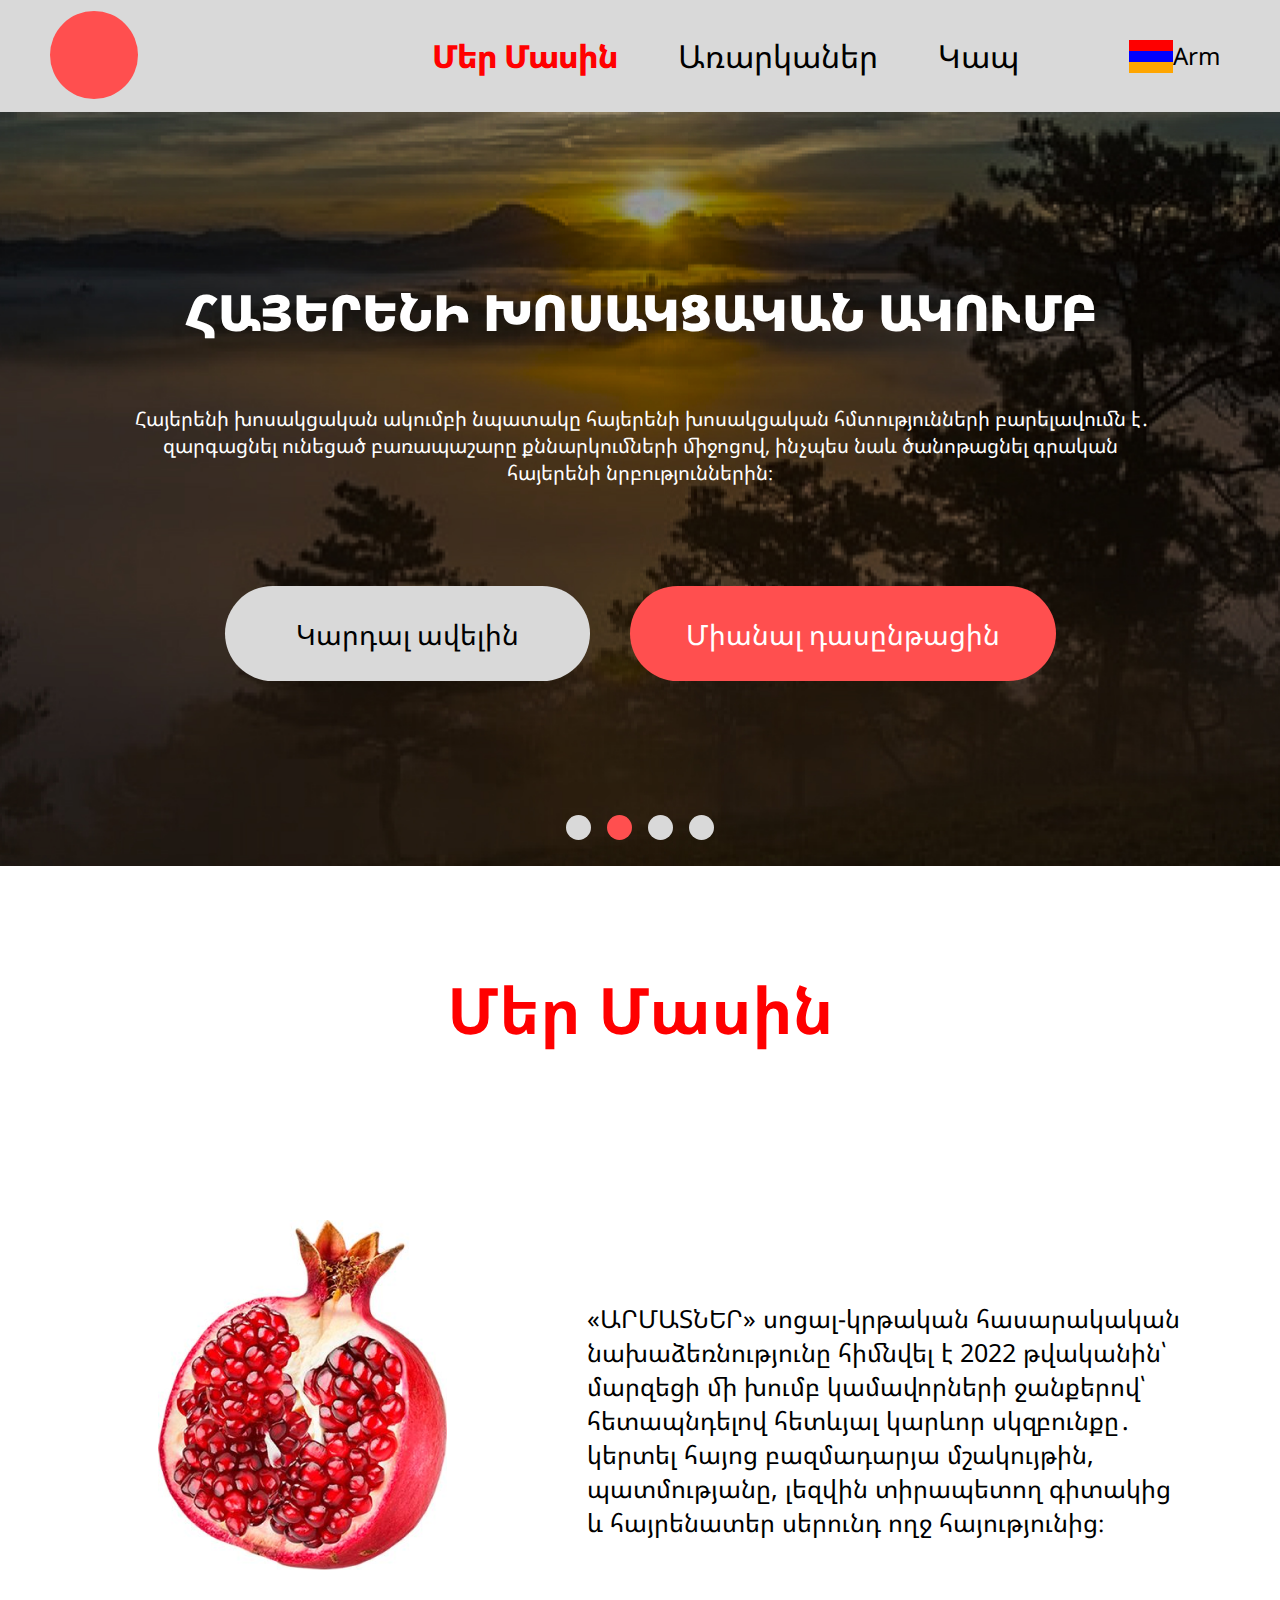
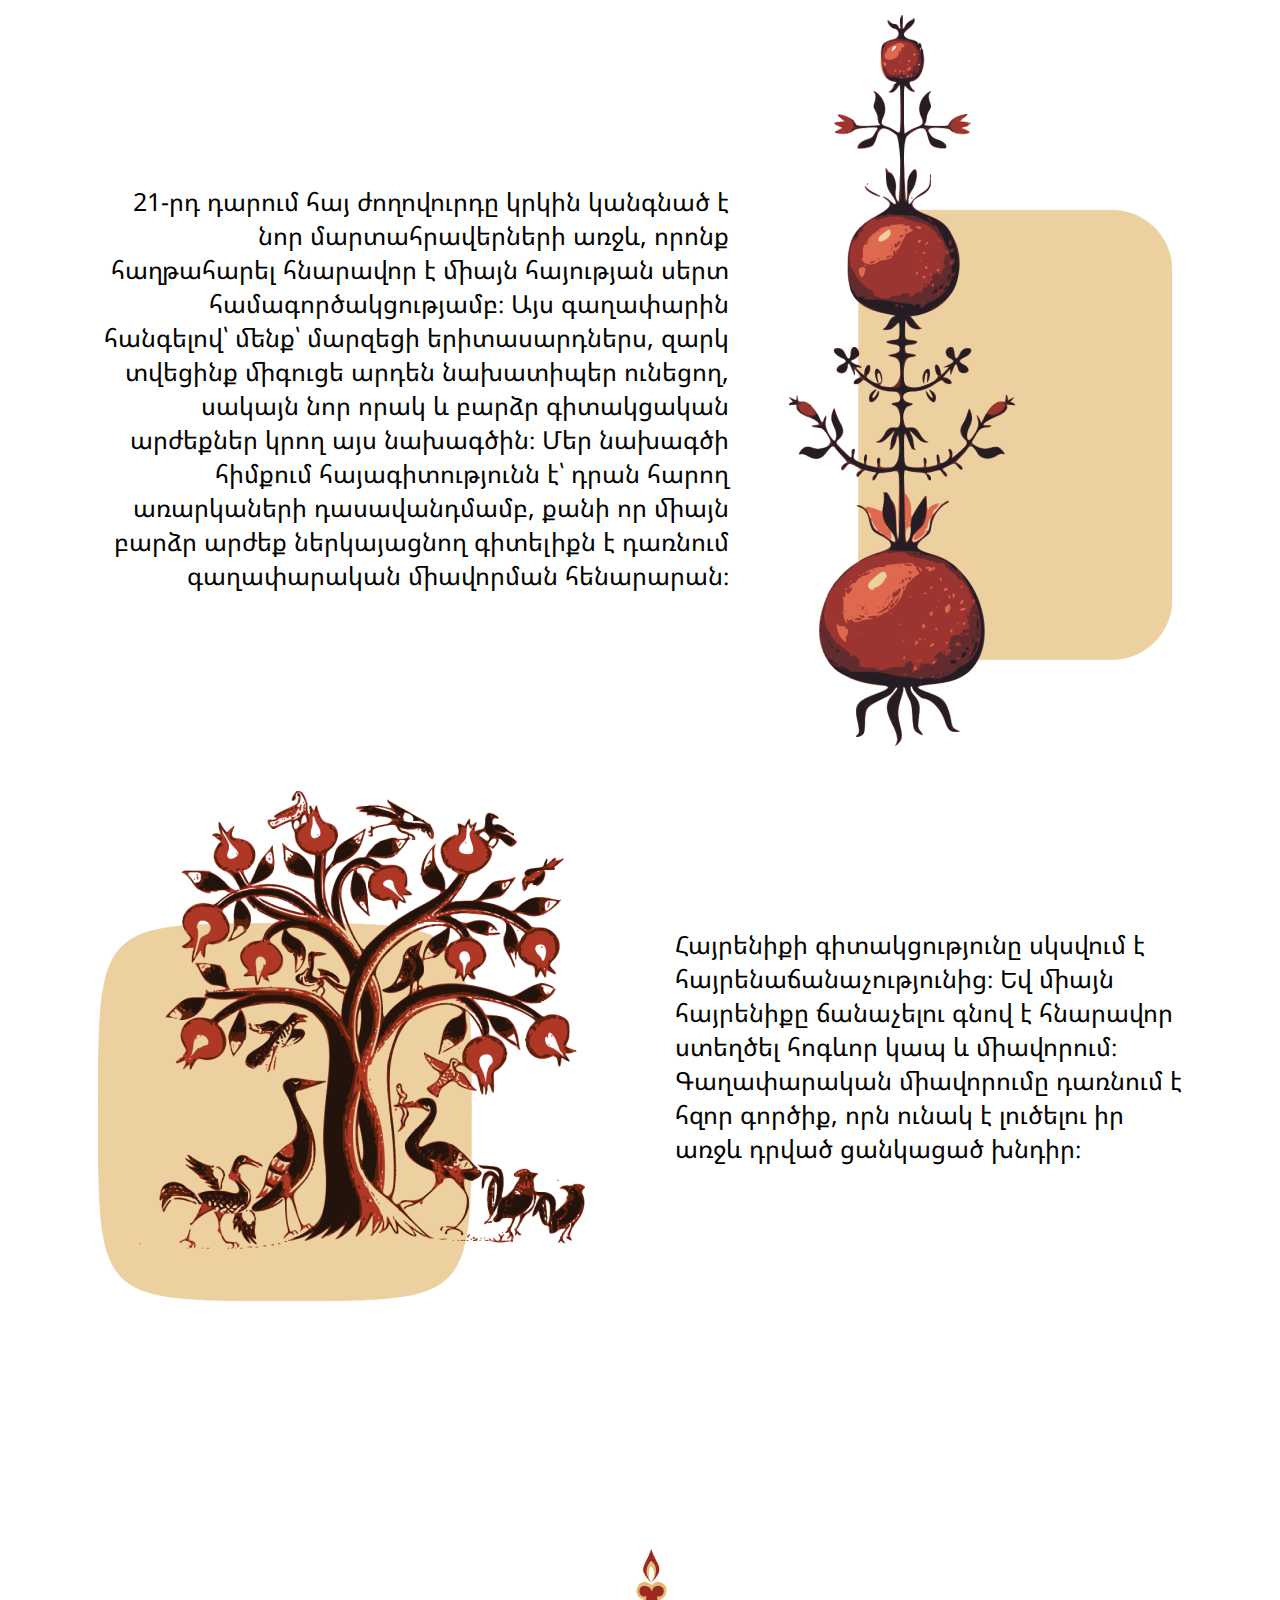
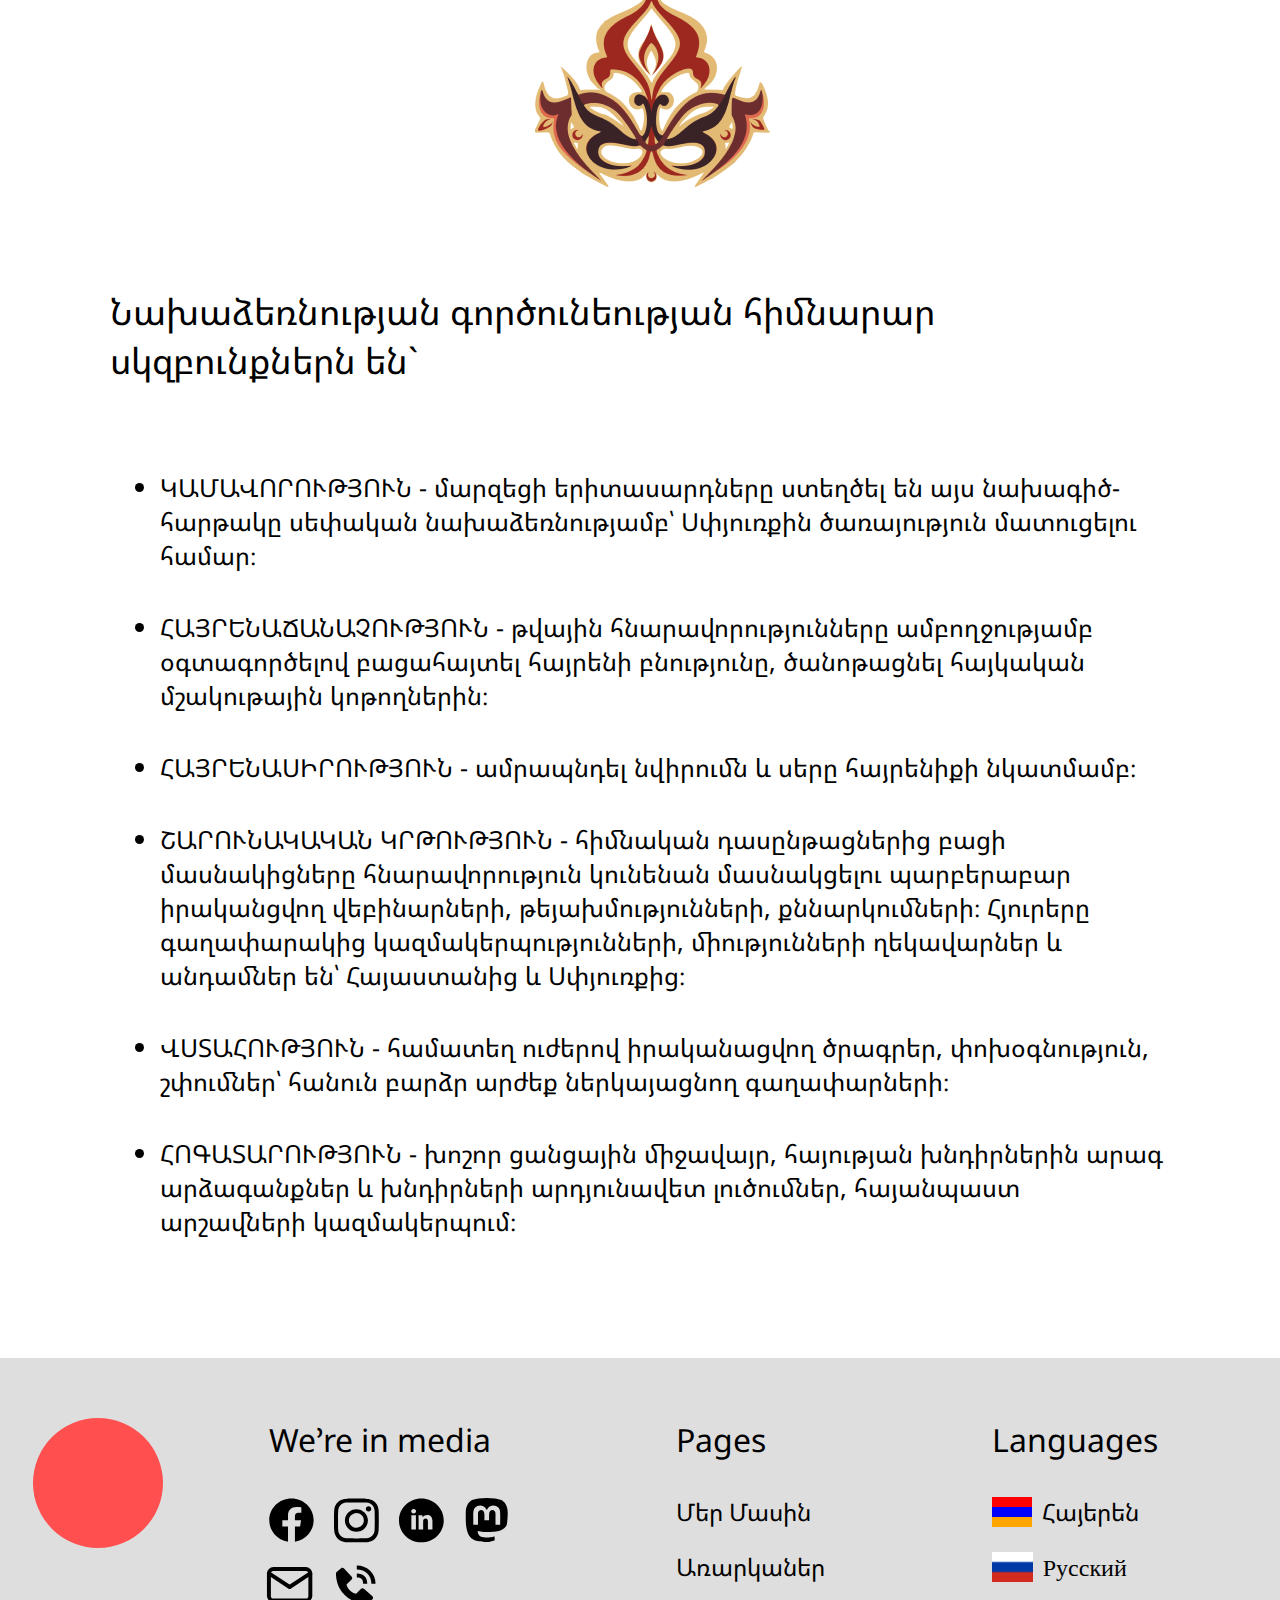
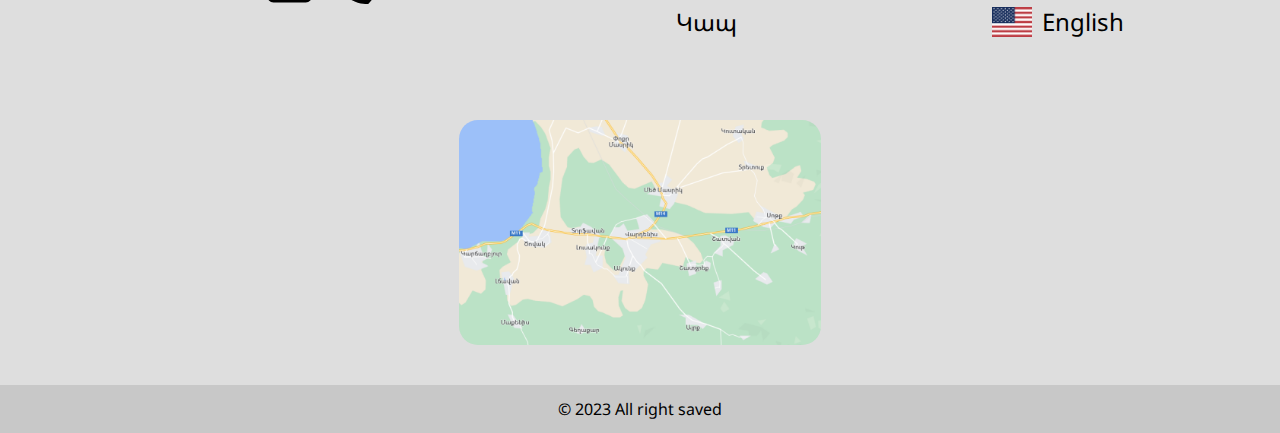
<file: index.html>
<!DOCTYPE html>
<html lang="en">
<head>
    <meta charset="UTF-8">
    <meta http-equiv="X-UA-Compatible" content="IE=edge">
    <meta name="viewport" content="width=device-width, initial-scale=1.0">
    <link rel="preconnect" href="https://fonts.googleapis.com">
    <link rel="preconnect" href="https://fonts.gstatic.com" crossorigin>
    <link href="https://fonts.googleapis.com/css2?family=Noto+Sans+Armenian:wght@400;500;600;700;800;900&display=swap" rel="stylesheet">
    <link rel="stylesheet" href="./assets/css/global.css">
    <link rel="icon" href="./assets/img/image5.png">
    <title>Արմատներ</title>
</head>
<body>
    <div class="hide">
        <svg  xmlns="http://www.w3.org/2000/svg">
            <symbol id="fb" viewBox="0 0 46 45" fill="none">
                <path d="M45.6551 22.2031C45.6551 9.93727 35.4904 0 22.9628 0C10.4267 0 0.270508 9.93727 0.270508 22.2031C0.270508 33.2824 8.56597 42.469 19.4171 44.1328V28.6226H13.6547V22.2045H19.4171V17.3101C19.4171 11.7468 22.7997 8.67447 27.9849 8.67447C30.4683 8.67447 33.068 9.10743 33.068 9.10743V14.5708H30.2017C27.3878 14.5708 26.5085 16.2846 26.5085 18.04V22.2031H32.8014L31.7901 28.6212H26.5085V44.1314C37.3512 42.4676 45.6551 33.2811 45.6551 22.2017V22.2031Z" fill="black"/>
            </symbol>
            <symbol id="inst" viewBox="0 0 45 44" fill="none">
                <path fill-rule="evenodd" clip-rule="evenodd" d="M13.1647 0.1315C15.554 0.0243473 16.3156 0 22.3995 0C28.4846 0 29.245 0.0255627 31.633 0.1315C34.0185 0.237437 35.6476 0.608803 37.0724 1.15062C38.5669 1.70115 39.9206 2.56372 41.0396 3.67834C42.1789 4.77304 43.0606 6.09772 43.623 7.56001C44.1767 8.95415 44.5551 10.548 44.6646 12.8809C44.7742 15.2187 44.799 15.9638 44.799 21.9166C44.799 27.8694 44.7729 28.6145 44.6646 30.9524C44.5563 33.2851 44.1767 34.8791 43.623 36.2732C43.0506 37.7137 42.284 38.9372 41.0396 40.1548C39.9208 41.2696 38.5669 42.1323 37.0724 42.6826C35.6476 43.2243 34.0185 43.5945 31.6344 43.7017C29.245 43.8089 28.4834 43.8332 22.3995 43.8332C16.3156 43.8332 15.554 43.8077 13.1647 43.7017C10.7804 43.5957 9.15144 43.2243 7.72659 42.6826C6.25443 42.1225 5.00381 41.3724 3.75939 40.1548C2.62001 39.0602 1.73836 37.7354 1.17597 36.2732C0.622218 34.8791 0.24391 33.2851 0.134397 30.9524C0.0248838 28.6145 0 27.8706 0 21.9166C0 15.9626 0.0261259 15.2187 0.134397 12.8821C0.242668 10.548 0.622218 8.95415 1.17597 7.56001C1.73863 6.09782 2.62021 4.7732 3.75939 3.67834C4.87818 2.56353 6.23205 1.70089 7.72659 1.15062C9.15144 0.608803 10.7804 0.238652 13.1647 0.1315ZM31.4514 4.07649C29.0894 3.97177 28.3802 3.94863 22.3995 3.94863C16.4188 3.94863 15.7095 3.97177 13.3476 4.07649C11.1637 4.1739 9.97774 4.53064 9.18877 4.8314C8.14346 5.22833 7.39681 5.70318 6.61282 6.47026C5.8301 7.23734 5.34352 7.9679 4.93785 8.99067C4.63047 9.76263 4.26586 10.923 4.16631 13.0599C4.05928 15.3709 4.03564 16.0649 4.03564 21.9166C4.03564 27.7683 4.05928 28.4623 4.16631 30.7733C4.26586 32.9102 4.63047 34.0706 4.93785 34.8426C5.29669 35.7946 5.86906 36.6557 6.61282 37.363C7.33551 38.0907 8.21575 38.6507 9.18877 39.0018C9.97774 39.3027 11.1637 39.6593 13.3476 39.7567C15.7095 39.8615 16.4176 39.8846 22.3995 39.8846C28.3814 39.8846 29.0894 39.8615 31.4514 39.7567C33.6353 39.6593 34.8213 39.3027 35.6103 39.0018C36.6556 38.6049 37.4023 38.1301 38.1863 37.363C38.9299 36.6559 39.5023 35.7946 39.8611 34.8426C40.1686 34.0706 40.5331 32.9102 40.6327 30.7733C40.7398 28.4623 40.7634 27.7683 40.7634 21.9166C40.7634 16.0649 40.7398 15.3709 40.6327 13.0599C40.5331 10.923 40.1686 9.76263 39.8611 8.99067C39.4555 7.9679 38.9703 7.23734 38.1863 6.47026C37.4023 5.70441 36.6556 5.22833 35.6103 4.8314C34.8213 4.53064 33.6353 4.1739 31.4514 4.07649ZM19.5395 28.6727C20.4463 29.0403 21.418 29.2294 22.3995 29.2294C24.3819 29.2294 26.2828 28.4589 27.6844 27.0875C29.0862 25.7161 29.8736 23.856 29.8736 21.9166C29.8736 19.9772 29.0862 18.1171 27.6844 16.7456C26.2828 15.3742 24.3819 14.6038 22.3995 14.6038C21.418 14.6038 20.4463 14.7929 19.5395 15.1604C18.6325 15.5279 17.8087 16.0666 17.1147 16.7456C16.4207 17.4247 15.8701 18.2308 15.4945 19.1181C15.1189 20.0053 14.9256 20.9563 14.9256 21.9166C14.9256 22.877 15.1189 23.8279 15.4945 24.7152C15.8701 25.6024 16.4207 26.4085 17.1147 27.0875C17.8087 27.7665 18.6325 28.3053 19.5395 28.6727ZM14.2584 13.9509C16.4176 11.8383 19.346 10.6515 22.3995 10.6515C25.4532 10.6515 28.3816 11.8383 30.5407 13.9509C32.6998 16.0636 33.9129 18.929 33.9129 21.9166C33.9129 24.9042 32.6998 27.7695 30.5407 29.8823C28.3816 31.9949 25.4532 33.1817 22.3995 33.1817C19.346 33.1817 16.4176 31.9949 14.2584 29.8823C12.0992 27.7695 10.8862 24.9042 10.8862 21.9166C10.8862 18.929 12.0992 16.0636 14.2584 13.9509ZM36.4658 12.3298C36.9761 11.8304 37.2628 11.1531 37.2628 10.4469C37.2628 9.74066 36.9761 9.06335 36.4658 8.56397C35.9553 8.06459 35.2631 7.78404 34.5413 7.78404C33.8196 7.78404 33.1272 8.06459 32.6169 8.56397C32.1064 9.06335 31.8197 9.74066 31.8197 10.4469C31.8197 11.1531 32.1064 11.8304 32.6169 12.3298C33.1272 12.8292 33.8196 13.1098 34.5413 13.1098C35.2631 13.1098 35.9553 12.8292 36.4658 12.3298Z" fill="black"/>
            </symbol>
            <symbol id="li" viewBox="0 0 45 44" fill="none">
                <path d="M22.3761 0C10.018 0 0 9.80199 0 21.8937C0 33.9854 10.018 43.7874 22.3761 43.7874C34.7342 43.7874 44.7522 33.9854 44.7522 21.8937C44.7522 9.80199 34.7342 0 22.3761 0ZM16.8986 30.9682H12.3674V16.7008H16.8986V30.9682ZM14.6051 14.9493C13.1739 14.9493 12.2486 13.9572 12.2486 12.7303C12.2486 11.4782 13.2019 10.5158 14.6633 10.5158C16.1248 10.5158 17.0198 11.4782 17.0478 12.7303C17.0478 13.9572 16.1248 14.9493 14.6051 14.9493ZM33.4476 30.9682H28.9164V23.0614C28.9164 21.2209 28.2591 19.9712 26.6206 19.9712C25.3689 19.9712 24.6254 20.8173 24.2967 21.6314C24.1755 21.9211 24.1452 22.3316 24.1452 22.7398V30.9659H19.6117V21.2506C19.6117 19.4694 19.5534 17.9802 19.4928 16.6985H23.4296L23.6371 18.6803H23.728C24.3247 17.7499 25.7861 16.3769 28.2312 16.3769C31.2123 16.3769 33.4476 18.3314 33.4476 22.5323V30.9682Z" fill="black"/>
            </symbol>
            <symbol id="m" viewBox="0 0 43 45" fill="none">
                <path d="M42.7303 14.456C42.7303 4.90467 36.3319 2.10412 36.3319 2.10412C30.053 -0.716092 13.3776 -0.686613 7.15895 2.10412C7.15895 2.10412 0.759538 4.90467 0.759538 14.456C0.759538 25.8253 0.0966983 39.946 11.368 42.8645C15.4364 43.9159 18.9324 44.1419 21.7454 43.9847C26.8483 43.7096 29.7116 42.2061 29.7116 42.2061L29.5408 38.5801C29.5408 38.5801 25.8942 39.7003 21.7957 39.5726C17.7373 39.435 13.4599 39.1402 12.7941 34.2663C12.7324 33.8135 12.7022 33.3572 12.7037 32.9004C21.3035 34.9541 28.637 33.7946 30.6556 33.5588C36.2918 32.9004 41.2008 29.5004 41.8265 26.3952C42.8107 21.5016 42.7303 14.456 42.7303 14.456ZM35.186 26.7588H30.503V15.537C30.503 10.6532 24.0754 10.4665 24.0754 16.215V22.3566H19.4225V16.214C19.4225 10.4655 12.995 10.6522 12.995 15.536V26.7578H8.30185C8.30185 14.7597 7.77961 12.2244 10.1508 9.56145C12.7519 6.72159 18.1671 6.53489 20.5784 10.1609L21.7434 12.077L22.9084 10.1609C25.3298 6.51524 30.754 6.74125 33.3361 9.56145C35.7173 12.2441 35.184 14.7695 35.184 26.7578L35.186 26.7588Z" fill="black"/>
            </symbol>
            <symbol id="mail" viewBox="0 0 57 56" fill="none">
                <path d="M44.5215 12.1914H11.7162C9.12798 12.1914 7.02979 14.2444 7.02979 16.7768V39.704C7.02979 42.2364 9.12798 44.2894 11.7162 44.2894H44.5215C47.1097 44.2894 49.2079 42.2364 49.2079 39.704V16.7768C49.2079 14.2444 47.1097 12.1914 44.5215 12.1914Z" stroke="black" stroke-width="4" stroke-linecap="round" stroke-linejoin="round"/>
                <path d="M7.02979 16.7769L28.1189 30.5331L49.2079 16.7769" stroke="black" stroke-width="4" stroke-linecap="round" stroke-linejoin="round"/>
            </symbol>
            <symbol id="phone" viewBox="0 0 37 37" fill="none">
                <path d="M32.7482 17.7841H36.6009C36.6009 8.11505 29.1402 0.822754 19.2446 0.822754V4.59235C27.0694 4.59235 32.7482 10.1393 32.7482 17.7841Z" fill="black"/>
                <path d="M19.2638 12.1316C23.3149 12.1316 25.0428 13.8223 25.0428 17.786H28.8955C28.8955 11.7075 25.4762 8.36201 19.2638 8.36201V12.1316ZM25.8557 22.3906C25.0871 21.7064 23.9005 21.7422 23.1762 22.4716L18.5665 27.1101C17.4569 26.9028 15.2262 26.2224 12.9301 23.9813C10.6339 21.7328 9.93848 19.5445 9.73236 18.4664L14.4692 13.9542C15.2166 13.2455 15.2513 12.0864 14.552 11.3325L7.43425 3.67451C6.73499 2.91871 5.54644 2.84709 4.75472 3.51054L0.57459 7.01815C0.241335 7.3461 0.0429224 7.77961 0.0159538 8.24138C-0.0129412 8.71258 -0.563871 19.8744 8.28183 28.5331C15.9987 36.0818 25.665 36.634 28.3272 36.634C28.7163 36.634 28.9552 36.6227 29.0188 36.6189C29.4907 36.5925 29.9338 36.3984 30.267 36.0705L33.85 31.9786C34.53 31.2039 34.4529 30.0429 33.6843 29.3568L25.8557 22.3906Z" fill="black"/>
            </symbol>
            <symbol id="arrow" viewBox="0 0 75 44" fill="none">
                <path d="M68 37L37.5 6.50004L7.00008 37" stroke="white" stroke-width="12.2866" stroke-linecap="round" stroke-linejoin="round"/>
            </symbol>
        </svg>
    </div>
    <header class="header">
        <div class="blok">
            <div class="logo logo__header"></div>
            <div class="burgerIcon">
                <span class="burgerIcon__line"></span>
                <span class="burgerIcon__line"></span>
                <span class="burgerIcon__line"></span>
            </div>
        </div>
        <nav class="menu-items">
            <a class="menu-item active menu-item-mob" href="./index.html">Մեր Մասին</a>
            <a class="menu-item menu-item-mob" href="./lessons.html">Առարկաներ</a>
            <a class="menu-item menu-item-mob" href="./contact.html">Կապ</a>
            <div class="menu-item languages"> 
                <div class="languageflag flex langchoosed"><img src="./assets/img/ARM.jpg" alt=""><p>Arm</p></div>
                <div class="language">
                    <div class="languageflag flex "><img src="./assets/img/ARM.jpg" alt=""><p>Arm</p></div>
                    <div class="languageflag flex "><img src="./assets/img/RU.jpg" alt=""><p>Ru</p></div>
                    <div class="languageflag flex "><img src="./assets/img/US.jpg" alt=""><p>En</p></div>
                </div>
            </div>
        </nav>
    </header>
    <main>
        <div class="backgroundImage">
             <div class="slideText">
                <h1 class=" lng-slideText1">ՀԱՅԵՐԵՆԻ ԽՈՍԱԿՑԱԿԱՆ ԱԿՈՒՄԲ</h1>
                <p class=" lng-slideText2">
                     Հայերենի  խոսակցական ակումբի նպատակը հայերենի խոսակցական հմտությունների բարելավումն է․ 
                    զարգացնել ունեցած բառապաշարը քննարկումների միջոցով, ինչպես նաև ծանոթացնել 
                    գրական հայերենի նրբություններին։
                </p>
                <div class="readMore-join">
                    <label class="readMore" for="readMore"><a class="lng-slideText3" href="#" name="readMore">Կարդալ ավելին</a></label>
                    <label class="join" for="join"><a class="lng-slideText4" href="#" name="join">Միանալ դասընթացին</a></label>
                </div>
                <div class="switchButtons">
                    <div class="switchButton"></div>
                    <div class="switchButton active"></div>
                    <div class="switchButton"></div>
                    <div class="switchButton"></div>
                </div>
             </div>
        </div>
        <div class="content-main">
            <h1 class="aboutUs">Մեր Մասին</h1>
            <div class="content-row content-row-1">
                <img src="./assets/img/image2.png" alt="nkar">
                <p>«ԱՐՄԱՏՆԵՐ» սոցալ-կրթական հասարակական նախաձեռնությունը հիմնվել է 2022 թվականին՝ 
                    մարզեցի մի խումբ կամավորների ջանքերով՝ հետապնդելով հետևյալ կարևոր սկզբունքը․ կերտել հայոց բազմադարյա մշակույթին, պատմությանը, լեզվին տիրապետող գիտակից և հայրենատեր սերունդ ողջ հայությունից։
                </p>
            </div>
            <div class="content-row content-row-2">
                <p>
                    21-րդ դարում հայ ժողովուրդը կրկին կանգնած է նոր մարտահրավերների առջև, որոնք հաղթահարել հնարավոր է միայն հայության սերտ համագործակցությամբ։ Այս գաղափարին հանգելով՝ մենք՝ մարզեցի երիտասարդներս, զարկ տվեցինք միգուցե արդեն նախատիպեր ունեցող, սակայն նոր որակ և բարձր գիտակցական արժեքներ կրող այս նախագծին։ Մեր նախագծի հիմքում հայագիտությունն է՝ դրան հարող առարկաների դասավանդմամբ, քանի որ միայն բարձր արժեք ներկայացնող գիտելիքն է դառնում գաղափարական միավորման հենարարան։
                </p>
                <img src="./assets/img/image3.png" alt="nkar">
            </div>
            <div class="content-row content-row-3">
                <img src="./assets/img/image4.png" alt="nkar">
                <p>
                    Հայրենիքի գիտակցությունը սկսվում է հայրենաճանաչությունից։ Եվ միայն հայրենիքը ճանաչելու գնով է հնարավոր ստեղծել հոգևոր կապ և միավորում։ Գաղափարական միավորումը դառնում է հզոր գործիք, որն ունակ է լուծելու իր առջև դրված ցանկացած խնդիր։
                </p>
            </div>
            <div class="content-row content-row-4">
                <img src="./assets/img/image5.png" alt="nkar">
            </div>
            <div class="principles">
                <h2 class="principles-title">Նախաձեռնության գործունեության հիմնարար  սկզբունքներն են`</h2>
                <ul class="principles-list">
                    <li>ԿԱՄԱՎՈՐՈՒԹՅՈՒՆ - մարզեցի երիտասարդները ստեղծել են այս նախագիծ-հարթակը սեփական նախաձեռնությամբ՝ Սփյուռքին ծառայություն մատուցելու համար։</li>
                    <li>ՀԱՅՐԵՆԱՃԱՆԱՉՈՒԹՅՈՒՆ - թվային հնարավորությունները ամբողջությամբ օգտագործելով բացահայտել հայրենի բնությունը, ծանոթացնել հայկական մշակութային կոթողներին։</li>
                    <li>ՀԱՅՐԵՆԱՍԻՐՈՒԹՅՈՒՆ - ամրապնդել նվիրումն և սերը հայրենիքի նկատմամբ։</li>
                    <li>ՇԱՐՈՒՆԱԿԱԿԱՆ ԿՐԹՈՒԹՅՈՒՆ - հիմնական դասընթացներից բացի մասնակիցները հնարավորություն կունենան մասնակցելու պարբերաբար իրականցվող վեբինարների, թեյախմությունների, քննարկումների։ Հյուրերը գաղափարակից կազմակերպությունների, միությունների ղեկավարներ և անդամներ են՝ Հայաստանից և Սփյուռքից։</li>
                    <li>ՎՍՏԱՀՈՒԹՅՈՒՆ - համատեղ ուժերով իրականացվող ծրագրեր, փոխօգնություն, շփումներ՝ հանուն բարձր արժեք ներկայացնող գաղափարների։</li>
                    <li>ՀՈԳԱՏԱՐՈՒԹՅՈՒՆ - խոշոր ցանցային միջավայր, հայության խնդիրներին արագ արձագանքներ և խնդիրների արդյունավետ լուծումներ, հայանպաստ արշավների կազմակերպում։</li>
                </ul>
            </div>
        </div>
    </main>
    <footer class="footer__container container">
        <div class="footer__content">
            <div class="row1">
                <div class="logo logo-footer"></div>
                <div class="media">
                    <h3>We’re in media</h3>
                    <div class="mediaIcons">
                        <a href=""><svg><use href="#fb"></use></svg></a>
                        <a href=""><svg><use href="#inst"></use></svg></a>
                        <a href=""><svg><use href="#li"></use></svg></a>
                        <a href=""><svg><use href="#m"></use></svg></a>
                        <a href=""><svg class="mail"><use href="#mail"></use></svg></a>
                        <a href=""><svg class="phone"><use href="#phone"></use></svg></a>
                    </div>
                </div>                
            </div>
            <div class="row2">
                <div class="pages">
                    <h3>Pages</h3>
                    <p><a href="./index.html">Մեր Մասին</a></p>
                    <p><a href="./lessons.html">Առարկաներ</a></p>
                    <p><a href="./contact.html">Կապ</a></p>
                </div>
                <div class="pages"> 
                    <h3>Languages</h3>
                    <div class="flag"> <img src="./assets/img/ARM.jpg" alt=""> <p>Հայերեն</p></div>
                    <div class="flag"> <img src="./assets/img/RU.jpg" alt=""> <p>Русский&nbsp;&nbsp;</p></div>
                    <div class="flag"> <img src="./assets/img/US.jpg" alt=""> <p>English&nbsp;&nbsp;</p></div>
                </div>                
            </div>

            <div class="map row3">
                <img src="./assets/img/map2.jpg" alt="">
            </div>
            <a href="#" class="to-top">
                <svg class="svgFream"><use href="#arrow"></use></svg>                    
             </a>
        </div>
        <p class="right">© 2023 All right saved</p>
    </footer>
    <script src="./assets/index.js"></script>
</body>
</html>
</file>
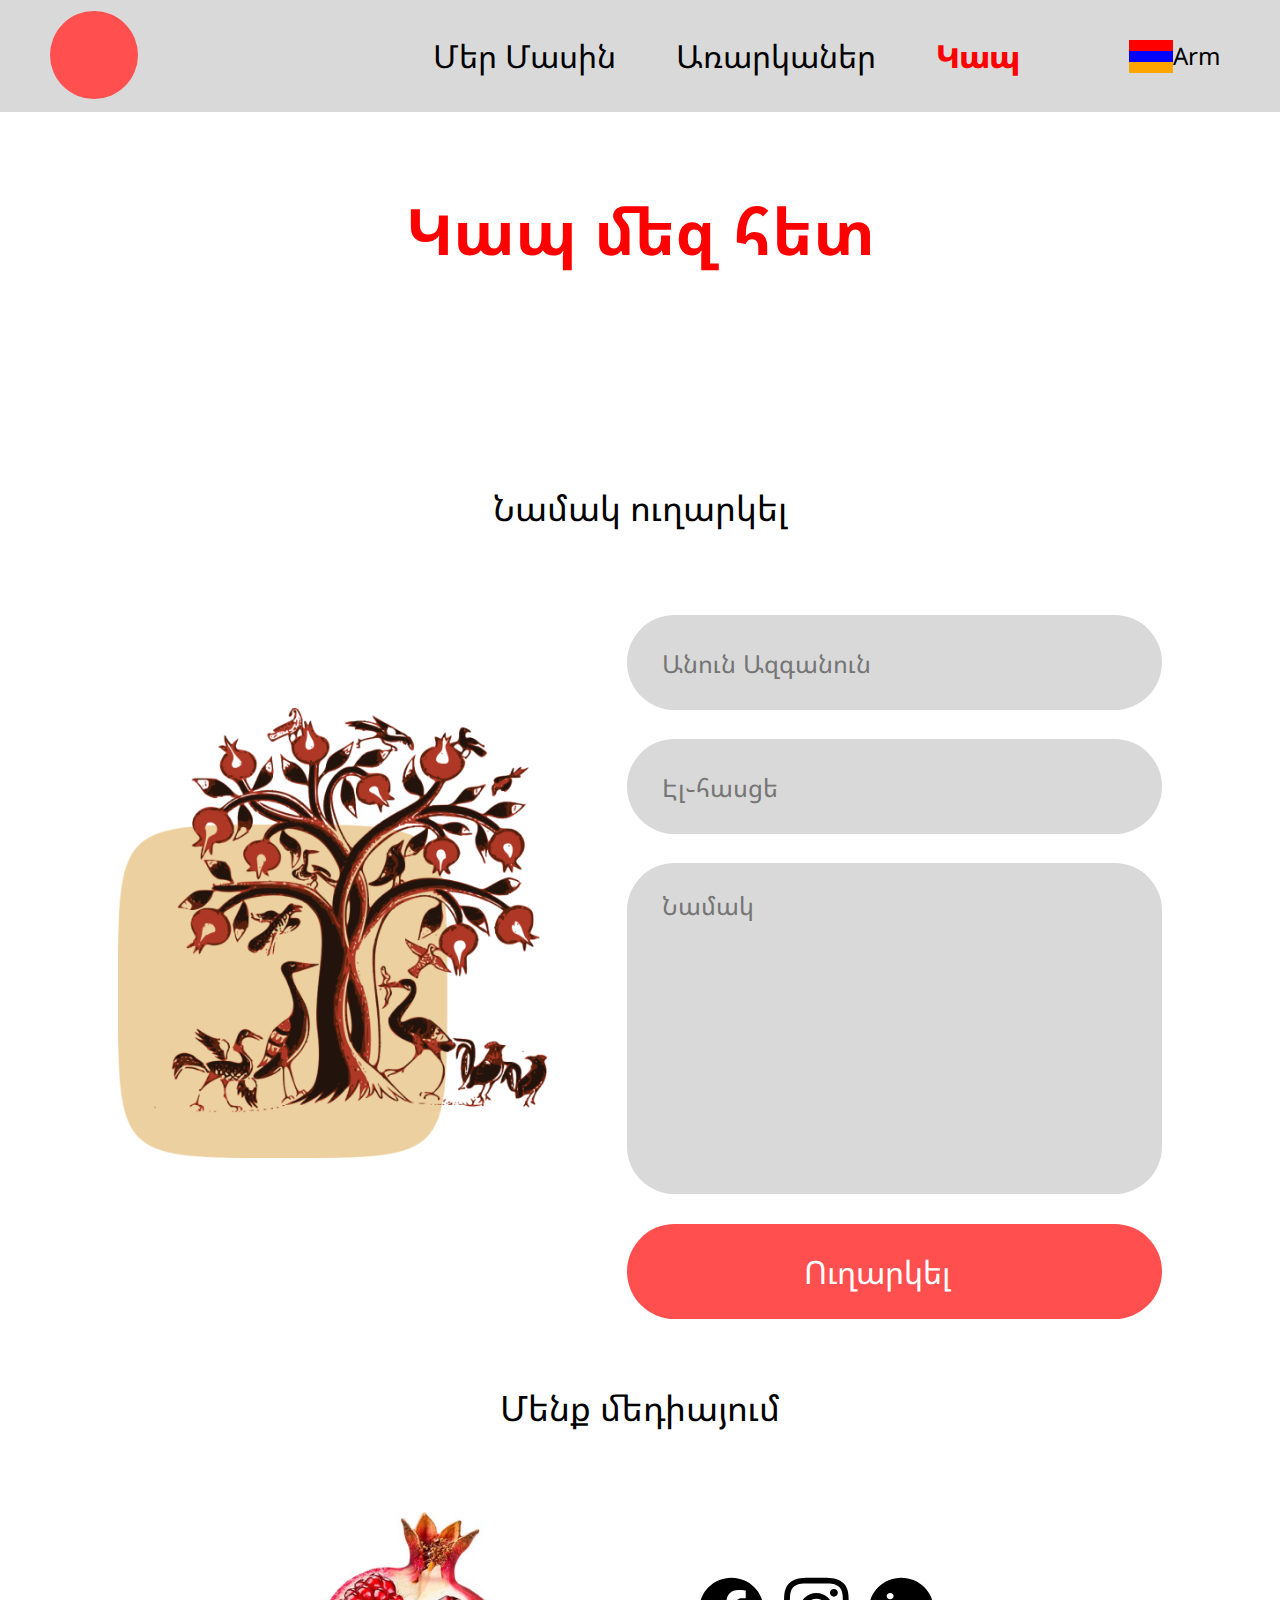
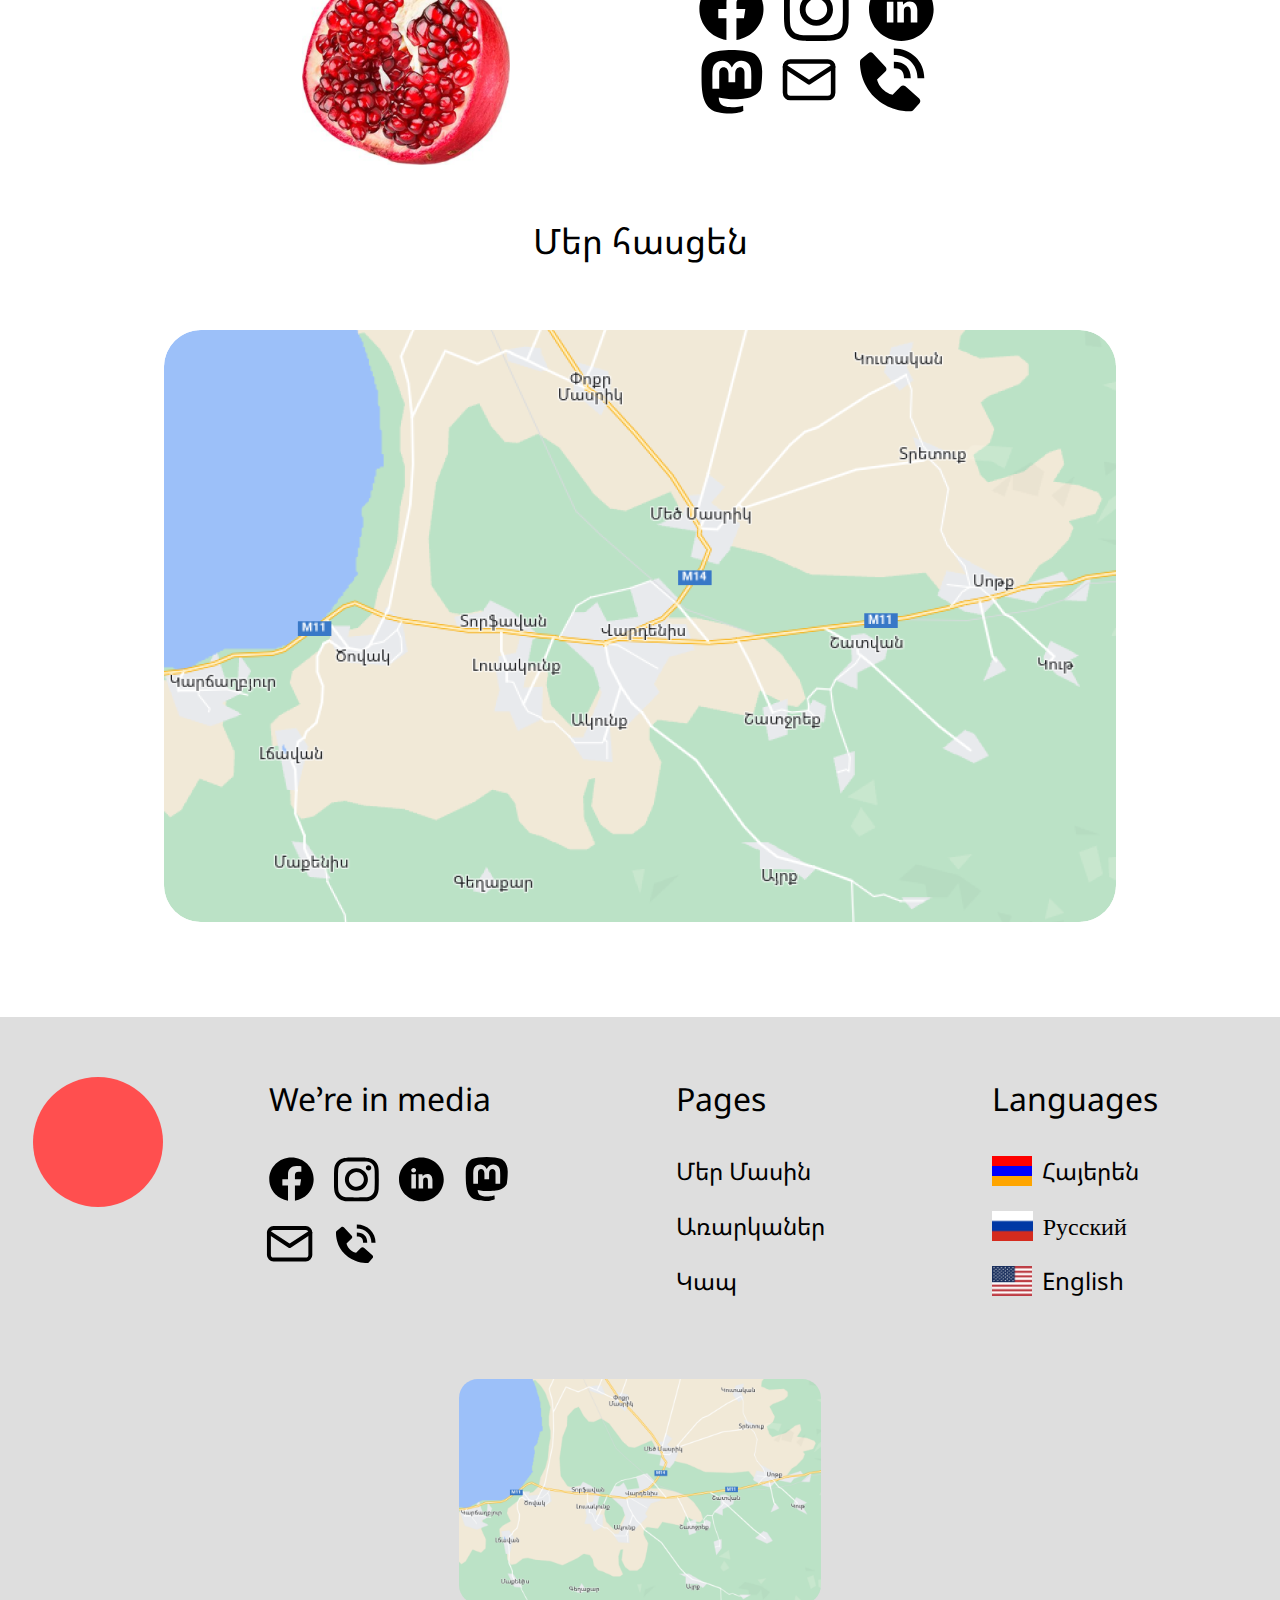
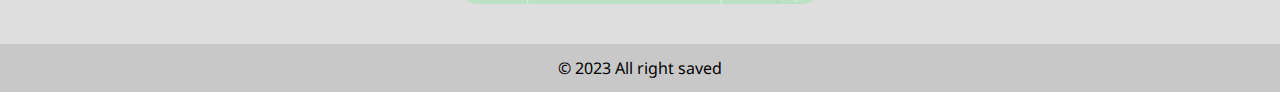
<file: contact.html>
<!DOCTYPE html>
<html lang="en">
<head>
    <meta charset="UTF-8">
    <meta http-equiv="X-UA-Compatible" content="IE=edge">
    <meta name="viewport" content="width=device-width, initial-scale=1.0">
    <link rel="preconnect" href="https://fonts.googleapis.com">
    <link rel="preconnect" href="https://fonts.gstatic.com" crossorigin>
    <link href="https://fonts.googleapis.com/css2?family=Noto+Sans+Armenian:wght@400;500;600;700;800;900&display=swap" rel="stylesheet">
    <link rel="stylesheet" href="./assets/css/global.css">
    <link rel="icon" href="./assets/img/image5.png">
    <title>Արմատներ</title>
</head>
<body>
    <div class="hide">
        <svg  xmlns="http://www.w3.org/2000/svg">
            <symbol id="fb" viewBox="0 0 46 45" fill="none">
                <path d="M45.6551 22.2031C45.6551 9.93727 35.4904 0 22.9628 0C10.4267 0 0.270508 9.93727 0.270508 22.2031C0.270508 33.2824 8.56597 42.469 19.4171 44.1328V28.6226H13.6547V22.2045H19.4171V17.3101C19.4171 11.7468 22.7997 8.67447 27.9849 8.67447C30.4683 8.67447 33.068 9.10743 33.068 9.10743V14.5708H30.2017C27.3878 14.5708 26.5085 16.2846 26.5085 18.04V22.2031H32.8014L31.7901 28.6212H26.5085V44.1314C37.3512 42.4676 45.6551 33.2811 45.6551 22.2017V22.2031Z" fill="black"/>
            </symbol>
            <symbol id="inst" viewBox="0 0 45 44" fill="none">
                <path fill-rule="evenodd" clip-rule="evenodd" d="M13.1647 0.1315C15.554 0.0243473 16.3156 0 22.3995 0C28.4846 0 29.245 0.0255627 31.633 0.1315C34.0185 0.237437 35.6476 0.608803 37.0724 1.15062C38.5669 1.70115 39.9206 2.56372 41.0396 3.67834C42.1789 4.77304 43.0606 6.09772 43.623 7.56001C44.1767 8.95415 44.5551 10.548 44.6646 12.8809C44.7742 15.2187 44.799 15.9638 44.799 21.9166C44.799 27.8694 44.7729 28.6145 44.6646 30.9524C44.5563 33.2851 44.1767 34.8791 43.623 36.2732C43.0506 37.7137 42.284 38.9372 41.0396 40.1548C39.9208 41.2696 38.5669 42.1323 37.0724 42.6826C35.6476 43.2243 34.0185 43.5945 31.6344 43.7017C29.245 43.8089 28.4834 43.8332 22.3995 43.8332C16.3156 43.8332 15.554 43.8077 13.1647 43.7017C10.7804 43.5957 9.15144 43.2243 7.72659 42.6826C6.25443 42.1225 5.00381 41.3724 3.75939 40.1548C2.62001 39.0602 1.73836 37.7354 1.17597 36.2732C0.622218 34.8791 0.24391 33.2851 0.134397 30.9524C0.0248838 28.6145 0 27.8706 0 21.9166C0 15.9626 0.0261259 15.2187 0.134397 12.8821C0.242668 10.548 0.622218 8.95415 1.17597 7.56001C1.73863 6.09782 2.62021 4.7732 3.75939 3.67834C4.87818 2.56353 6.23205 1.70089 7.72659 1.15062C9.15144 0.608803 10.7804 0.238652 13.1647 0.1315ZM31.4514 4.07649C29.0894 3.97177 28.3802 3.94863 22.3995 3.94863C16.4188 3.94863 15.7095 3.97177 13.3476 4.07649C11.1637 4.1739 9.97774 4.53064 9.18877 4.8314C8.14346 5.22833 7.39681 5.70318 6.61282 6.47026C5.8301 7.23734 5.34352 7.9679 4.93785 8.99067C4.63047 9.76263 4.26586 10.923 4.16631 13.0599C4.05928 15.3709 4.03564 16.0649 4.03564 21.9166C4.03564 27.7683 4.05928 28.4623 4.16631 30.7733C4.26586 32.9102 4.63047 34.0706 4.93785 34.8426C5.29669 35.7946 5.86906 36.6557 6.61282 37.363C7.33551 38.0907 8.21575 38.6507 9.18877 39.0018C9.97774 39.3027 11.1637 39.6593 13.3476 39.7567C15.7095 39.8615 16.4176 39.8846 22.3995 39.8846C28.3814 39.8846 29.0894 39.8615 31.4514 39.7567C33.6353 39.6593 34.8213 39.3027 35.6103 39.0018C36.6556 38.6049 37.4023 38.1301 38.1863 37.363C38.9299 36.6559 39.5023 35.7946 39.8611 34.8426C40.1686 34.0706 40.5331 32.9102 40.6327 30.7733C40.7398 28.4623 40.7634 27.7683 40.7634 21.9166C40.7634 16.0649 40.7398 15.3709 40.6327 13.0599C40.5331 10.923 40.1686 9.76263 39.8611 8.99067C39.4555 7.9679 38.9703 7.23734 38.1863 6.47026C37.4023 5.70441 36.6556 5.22833 35.6103 4.8314C34.8213 4.53064 33.6353 4.1739 31.4514 4.07649ZM19.5395 28.6727C20.4463 29.0403 21.418 29.2294 22.3995 29.2294C24.3819 29.2294 26.2828 28.4589 27.6844 27.0875C29.0862 25.7161 29.8736 23.856 29.8736 21.9166C29.8736 19.9772 29.0862 18.1171 27.6844 16.7456C26.2828 15.3742 24.3819 14.6038 22.3995 14.6038C21.418 14.6038 20.4463 14.7929 19.5395 15.1604C18.6325 15.5279 17.8087 16.0666 17.1147 16.7456C16.4207 17.4247 15.8701 18.2308 15.4945 19.1181C15.1189 20.0053 14.9256 20.9563 14.9256 21.9166C14.9256 22.877 15.1189 23.8279 15.4945 24.7152C15.8701 25.6024 16.4207 26.4085 17.1147 27.0875C17.8087 27.7665 18.6325 28.3053 19.5395 28.6727ZM14.2584 13.9509C16.4176 11.8383 19.346 10.6515 22.3995 10.6515C25.4532 10.6515 28.3816 11.8383 30.5407 13.9509C32.6998 16.0636 33.9129 18.929 33.9129 21.9166C33.9129 24.9042 32.6998 27.7695 30.5407 29.8823C28.3816 31.9949 25.4532 33.1817 22.3995 33.1817C19.346 33.1817 16.4176 31.9949 14.2584 29.8823C12.0992 27.7695 10.8862 24.9042 10.8862 21.9166C10.8862 18.929 12.0992 16.0636 14.2584 13.9509ZM36.4658 12.3298C36.9761 11.8304 37.2628 11.1531 37.2628 10.4469C37.2628 9.74066 36.9761 9.06335 36.4658 8.56397C35.9553 8.06459 35.2631 7.78404 34.5413 7.78404C33.8196 7.78404 33.1272 8.06459 32.6169 8.56397C32.1064 9.06335 31.8197 9.74066 31.8197 10.4469C31.8197 11.1531 32.1064 11.8304 32.6169 12.3298C33.1272 12.8292 33.8196 13.1098 34.5413 13.1098C35.2631 13.1098 35.9553 12.8292 36.4658 12.3298Z" fill="black"/>
            </symbol>
            <symbol id="li" viewBox="0 0 45 44" fill="none">
                <path d="M22.3761 0C10.018 0 0 9.80199 0 21.8937C0 33.9854 10.018 43.7874 22.3761 43.7874C34.7342 43.7874 44.7522 33.9854 44.7522 21.8937C44.7522 9.80199 34.7342 0 22.3761 0ZM16.8986 30.9682H12.3674V16.7008H16.8986V30.9682ZM14.6051 14.9493C13.1739 14.9493 12.2486 13.9572 12.2486 12.7303C12.2486 11.4782 13.2019 10.5158 14.6633 10.5158C16.1248 10.5158 17.0198 11.4782 17.0478 12.7303C17.0478 13.9572 16.1248 14.9493 14.6051 14.9493ZM33.4476 30.9682H28.9164V23.0614C28.9164 21.2209 28.2591 19.9712 26.6206 19.9712C25.3689 19.9712 24.6254 20.8173 24.2967 21.6314C24.1755 21.9211 24.1452 22.3316 24.1452 22.7398V30.9659H19.6117V21.2506C19.6117 19.4694 19.5534 17.9802 19.4928 16.6985H23.4296L23.6371 18.6803H23.728C24.3247 17.7499 25.7861 16.3769 28.2312 16.3769C31.2123 16.3769 33.4476 18.3314 33.4476 22.5323V30.9682Z" fill="black"/>
            </symbol>
            <symbol id="m" viewBox="0 0 43 45" fill="none">
                <path d="M42.7303 14.456C42.7303 4.90467 36.3319 2.10412 36.3319 2.10412C30.053 -0.716092 13.3776 -0.686613 7.15895 2.10412C7.15895 2.10412 0.759538 4.90467 0.759538 14.456C0.759538 25.8253 0.0966983 39.946 11.368 42.8645C15.4364 43.9159 18.9324 44.1419 21.7454 43.9847C26.8483 43.7096 29.7116 42.2061 29.7116 42.2061L29.5408 38.5801C29.5408 38.5801 25.8942 39.7003 21.7957 39.5726C17.7373 39.435 13.4599 39.1402 12.7941 34.2663C12.7324 33.8135 12.7022 33.3572 12.7037 32.9004C21.3035 34.9541 28.637 33.7946 30.6556 33.5588C36.2918 32.9004 41.2008 29.5004 41.8265 26.3952C42.8107 21.5016 42.7303 14.456 42.7303 14.456ZM35.186 26.7588H30.503V15.537C30.503 10.6532 24.0754 10.4665 24.0754 16.215V22.3566H19.4225V16.214C19.4225 10.4655 12.995 10.6522 12.995 15.536V26.7578H8.30185C8.30185 14.7597 7.77961 12.2244 10.1508 9.56145C12.7519 6.72159 18.1671 6.53489 20.5784 10.1609L21.7434 12.077L22.9084 10.1609C25.3298 6.51524 30.754 6.74125 33.3361 9.56145C35.7173 12.2441 35.184 14.7695 35.184 26.7578L35.186 26.7588Z" fill="black"/>
            </symbol>
            <symbol id="mail" viewBox="0 0 57 56" fill="none">
                <path d="M44.5215 12.1914H11.7162C9.12798 12.1914 7.02979 14.2444 7.02979 16.7768V39.704C7.02979 42.2364 9.12798 44.2894 11.7162 44.2894H44.5215C47.1097 44.2894 49.2079 42.2364 49.2079 39.704V16.7768C49.2079 14.2444 47.1097 12.1914 44.5215 12.1914Z" stroke="black" stroke-width="4" stroke-linecap="round" stroke-linejoin="round"/>
                <path d="M7.02979 16.7769L28.1189 30.5331L49.2079 16.7769" stroke="black" stroke-width="4" stroke-linecap="round" stroke-linejoin="round"/>
            </symbol>
            <symbol id="phone" viewBox="0 0 37 37" fill="none">
                <path d="M32.7482 17.7841H36.6009C36.6009 8.11505 29.1402 0.822754 19.2446 0.822754V4.59235C27.0694 4.59235 32.7482 10.1393 32.7482 17.7841Z" fill="black"/>
                <path d="M19.2638 12.1316C23.3149 12.1316 25.0428 13.8223 25.0428 17.786H28.8955C28.8955 11.7075 25.4762 8.36201 19.2638 8.36201V12.1316ZM25.8557 22.3906C25.0871 21.7064 23.9005 21.7422 23.1762 22.4716L18.5665 27.1101C17.4569 26.9028 15.2262 26.2224 12.9301 23.9813C10.6339 21.7328 9.93848 19.5445 9.73236 18.4664L14.4692 13.9542C15.2166 13.2455 15.2513 12.0864 14.552 11.3325L7.43425 3.67451C6.73499 2.91871 5.54644 2.84709 4.75472 3.51054L0.57459 7.01815C0.241335 7.3461 0.0429224 7.77961 0.0159538 8.24138C-0.0129412 8.71258 -0.563871 19.8744 8.28183 28.5331C15.9987 36.0818 25.665 36.634 28.3272 36.634C28.7163 36.634 28.9552 36.6227 29.0188 36.6189C29.4907 36.5925 29.9338 36.3984 30.267 36.0705L33.85 31.9786C34.53 31.2039 34.4529 30.0429 33.6843 29.3568L25.8557 22.3906Z" fill="black"/>
            </symbol>
            <symbol id="arrow" viewBox="0 0 75 44" fill="none">
                <path d="M68 37L37.5 6.50004L7.00008 37" stroke="white" stroke-width="12.2866" stroke-linecap="round" stroke-linejoin="round"/>
            </symbol>
        </svg>
    </div>
    <header class="header">
        <div class="blok">
            <div class="logo logo__header"></div>
            <div class="burgerIcon">
                <span class="burgerIcon__line"></span>
                <span class="burgerIcon__line"></span>
                <span class="burgerIcon__line"></span>
            </div>
        </div>
        <nav class="menu-items">
            <a class="menu-item menu-item-mob" href="./index.html">Մեր Մասին</a>
            <a class="menu-item menu-item-mob" href="./lessons.html">Առարկաներ</a>
            <a class="menu-item active menu-item-mob" href="./contact.html">Կապ</a>
            <div class="menu-item languages"> 
                <div class="languageflag flex langchoosed"><img src="./assets/img/ARM.jpg" alt=""><p>Arm</p></div>
                <div class="language">
                    <div class="languageflag flex "><img src="./assets/img/ARM.jpg" alt=""><p>Arm</p></div>
                    <div class="languageflag flex "><img src="./assets/img/RU.jpg" alt=""><p>Ru</p></div>
                    <div class="languageflag flex "><img src="./assets/img/US.jpg" alt=""><p>En</p></div>
                </div>
            </div>
        </nav>
    </header>
    <main>
        <div class="container-contacts">
            <h1 class="contacts">Կապ մեզ հետ</h1>
            <p>Նամակ ուղարկել</p>
            <div class="formRow">
                <img src="./assets/img/image4.png" alt="nkar">
                <div>
                    <form class="form" action="post">
                        <input type="text" placeholder="Անուն Ազգանուն">
                        <input type="email" placeholder="Էլ֊հասցե">
                        <textarea  placeholder="Նամակ"></textarea>
                        <button type="submit">Ուղարկել</button>
                    </form>
                </div>
            </div>
            <p>Մենք մեդիայում</p>
            <div class="contact-media">
                <img src="./assets/img/image2.png" alt="nkar">
                <div class="mediaIcons">
                    <a href=""><svg><use href="#fb"></use></svg></a>
                    <a href=""><svg><use href="#inst"></use></svg></a>
                    <a href=""><svg><use href="#li"></use></svg></a>
                    <a href=""><svg><use href="#m"></use></svg></a>
                    <a href=""><svg class="mail"><use href="#mail"></use></svg></a>
                    <a href=""><svg class="phone"><use href="#phone"></use></svg></a>
                </div>
            </div>
            <p>Մեր հասցեն</p>
            <div class="map contact-map">
                <img src="./assets/img/map2.jpg" alt="">
            </div>
        </div>
        
    </main>
    <footer class="footer__container container">
        <div class="footer__content">
            <div class="row1">
                <div class="logo logo-footer"></div>
                <div class="media">
                    <h3>We’re in media</h3>
                    <div class="mediaIcons">
                        <a href=""><svg><use href="#fb"></use></svg></a>
                        <a href=""><svg><use href="#inst"></use></svg></a>
                        <a href=""><svg><use href="#li"></use></svg></a>
                        <a href=""><svg><use href="#m"></use></svg></a>
                        <a href=""><svg class="mail"><use href="#mail"></use></svg></a>
                        <a href=""><svg class="phone"><use href="#phone"></use></svg></a>
                    </div>
                </div>                
            </div>
            <div class="row2">
                <div class="pages">
                    <h3>Pages</h3>
                    <p><a href="./index.html">Մեր Մասին</a></p>
                    <p><a href="./lessons.html">Առարկաներ</a></p>
                    <p><a href="./contact.html">Կապ</a></p>
                </div>
                <div class="pages"> 
                    <h3>Languages</h3>
                    <div class="flag"> <img src="./assets/img/ARM.jpg" alt=""> <p>Հայերեն</p></div>
                    <div class="flag"> <img src="./assets/img/RU.jpg" alt=""> <p>Русский&nbsp;&nbsp;</p></div>
                    <div class="flag"> <img src="./assets/img/US.jpg" alt=""> <p>English&nbsp;&nbsp;</p></div>
                </div>                
            </div>

            <div class="map row3">
                <img src="./assets/img/map2.jpg" alt="">
            </div>
            <a href="#" class="to-top">
                <svg class="svgFream"><use href="#arrow"></use></svg>                    
             </a>
        </div>
        <p class="right">© 2023 All right saved</p>
    </footer>
    <script src="./assets/index.js"></script>
</body>
</html>
</file>
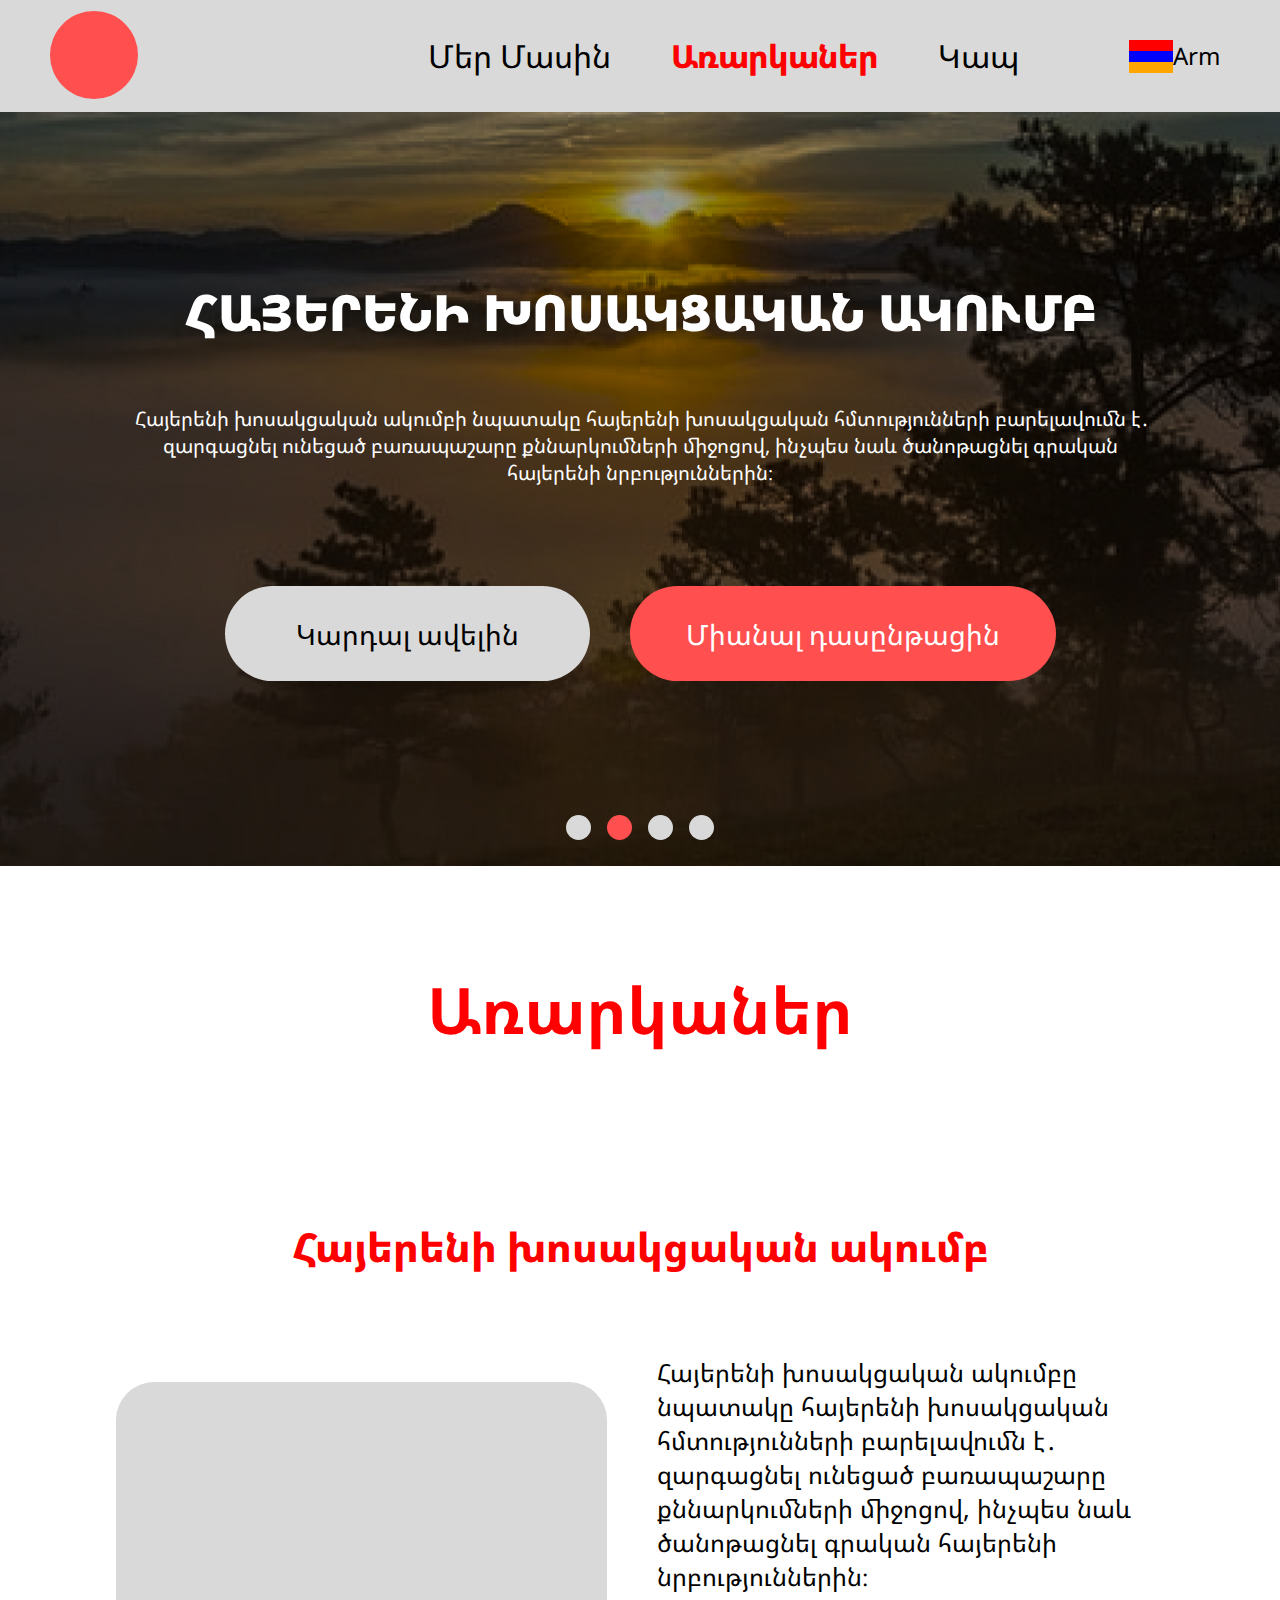
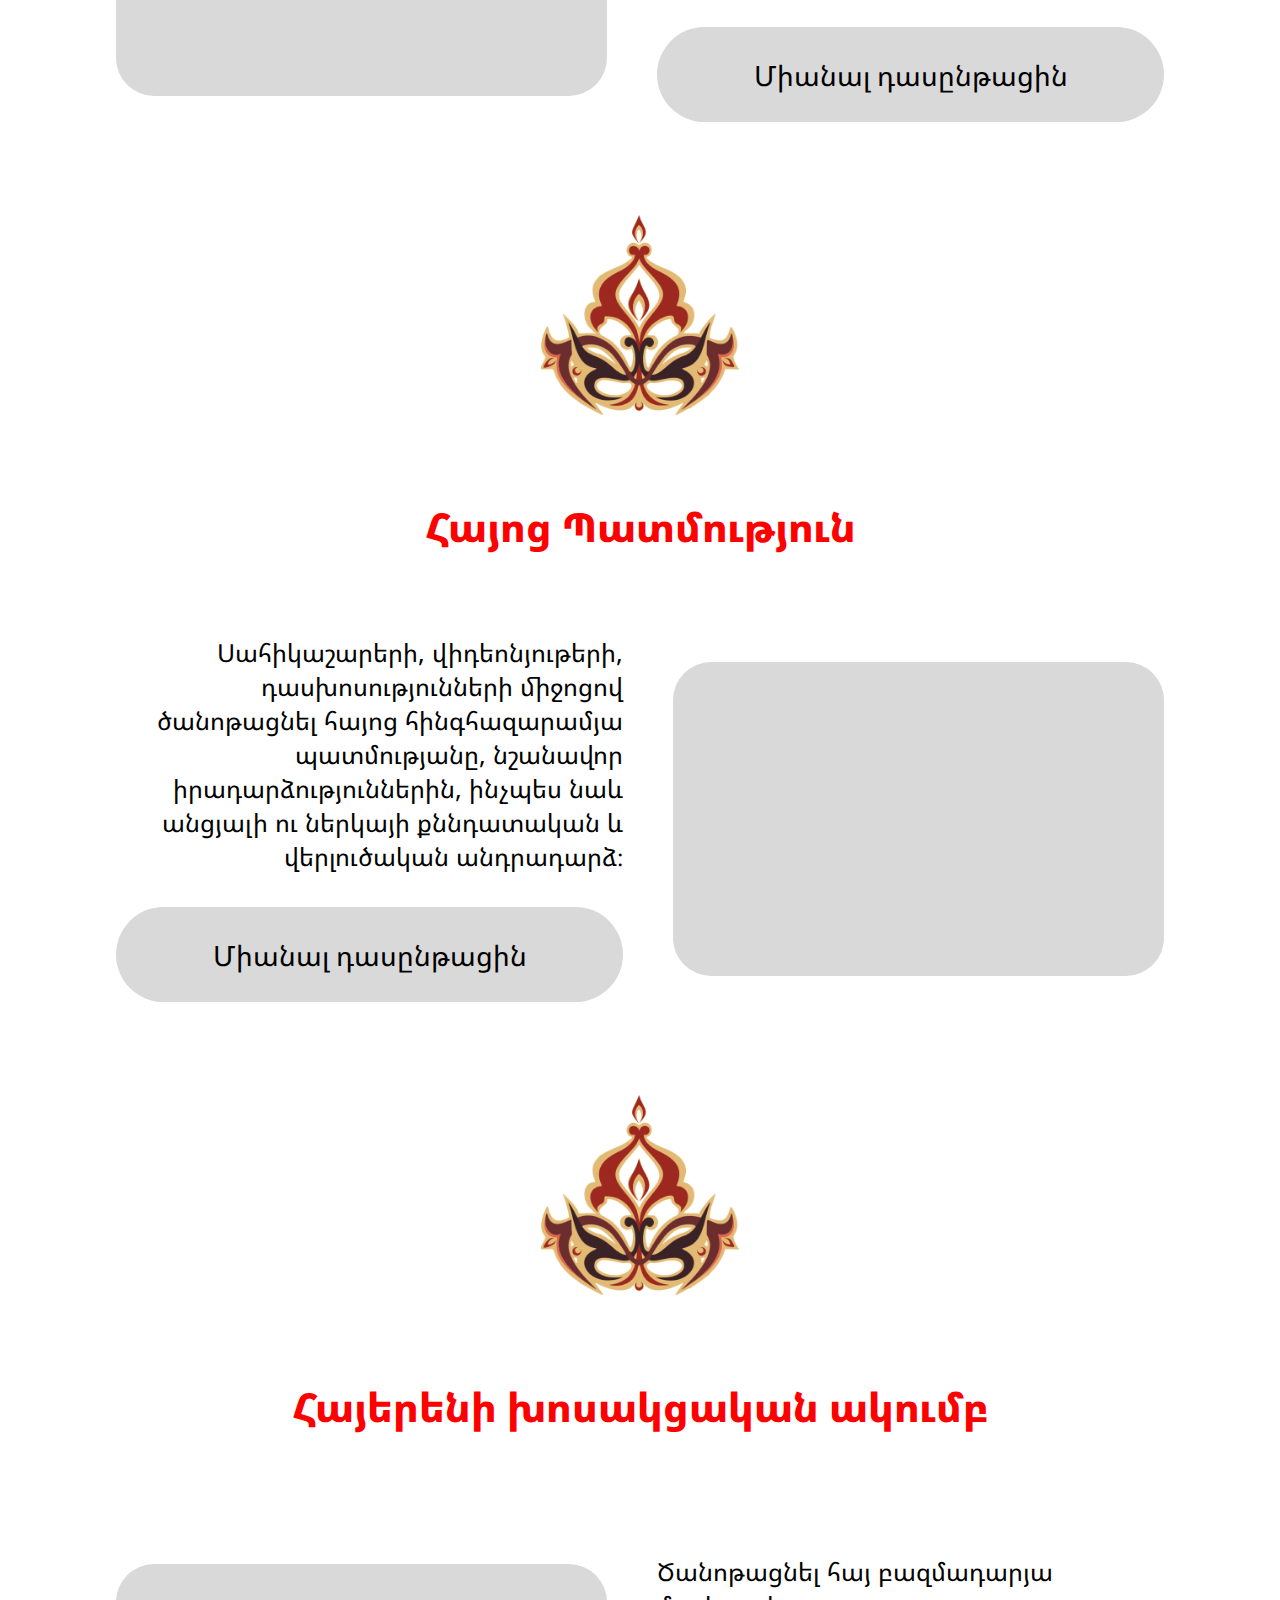
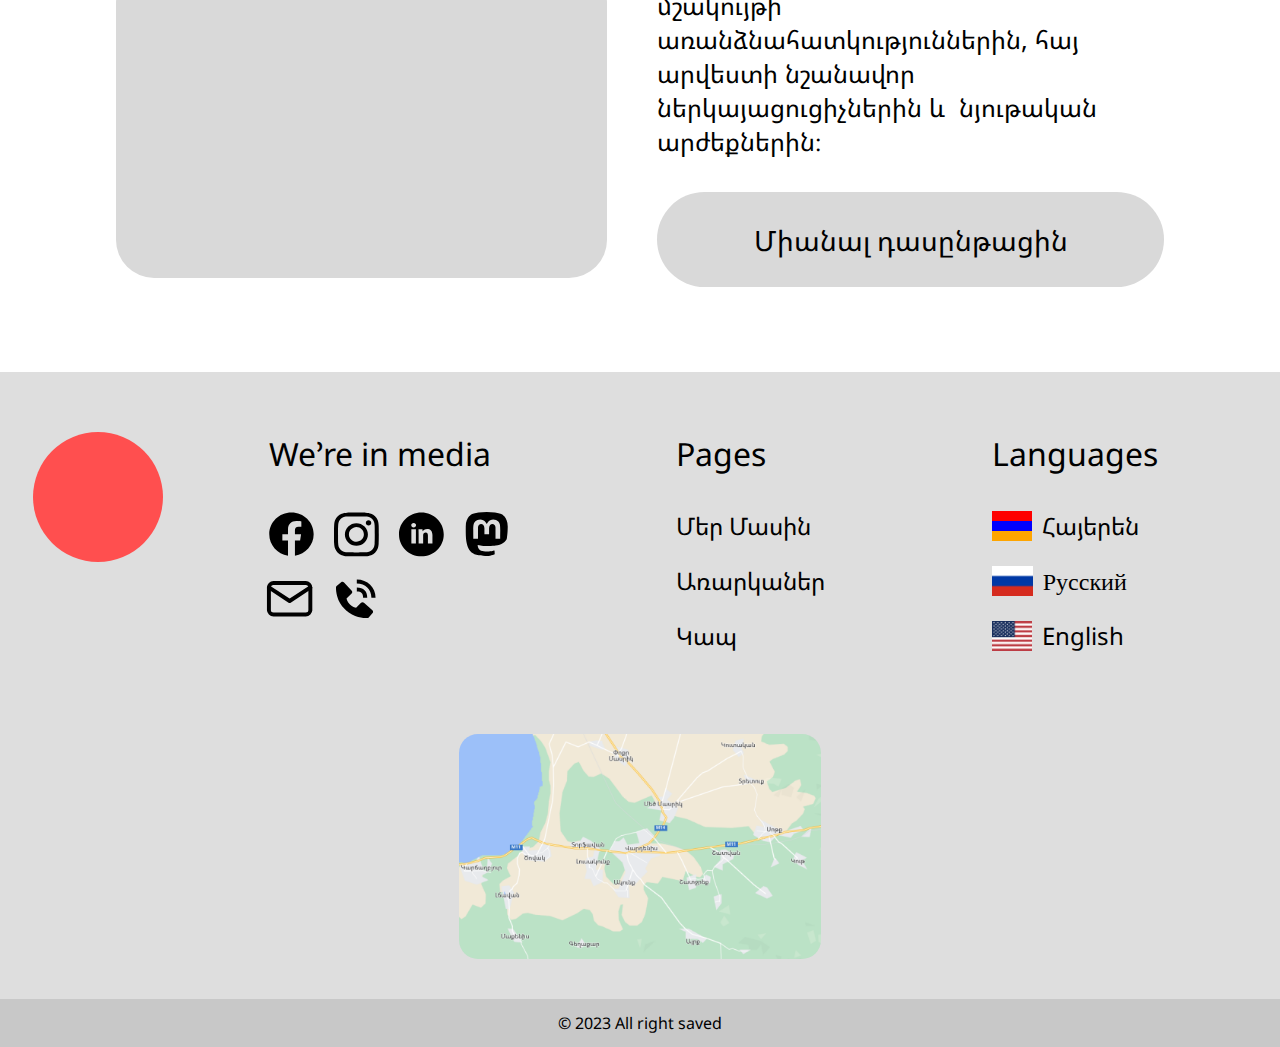
<file: lessons.html>
<!DOCTYPE html>
<html lang="en">
<head>
    <meta charset="UTF-8">
    <meta http-equiv="X-UA-Compatible" content="IE=edge">
    <meta name="viewport" content="width=device-width, initial-scale=1.0">
    <link rel="preconnect" href="https://fonts.googleapis.com">
    <link rel="preconnect" href="https://fonts.gstatic.com" crossorigin>
    <link href="https://fonts.googleapis.com/css2?family=Noto+Sans+Armenian:wght@400;500;600;700;800;900&display=swap" rel="stylesheet">
    <link rel="stylesheet" href="./assets/css/global.css">
    <link rel="icon" href="./assets/img/image5.png">
    <title>Արմատներ</title>
</head>
<body>
    <div class="hide">
        <svg  xmlns="http://www.w3.org/2000/svg">
            <symbol id="fb" viewBox="0 0 46 45" fill="none">
                <path d="M45.6551 22.2031C45.6551 9.93727 35.4904 0 22.9628 0C10.4267 0 0.270508 9.93727 0.270508 22.2031C0.270508 33.2824 8.56597 42.469 19.4171 44.1328V28.6226H13.6547V22.2045H19.4171V17.3101C19.4171 11.7468 22.7997 8.67447 27.9849 8.67447C30.4683 8.67447 33.068 9.10743 33.068 9.10743V14.5708H30.2017C27.3878 14.5708 26.5085 16.2846 26.5085 18.04V22.2031H32.8014L31.7901 28.6212H26.5085V44.1314C37.3512 42.4676 45.6551 33.2811 45.6551 22.2017V22.2031Z" fill="black"/>
            </symbol>
            <symbol id="inst" viewBox="0 0 45 44" fill="none">
                <path fill-rule="evenodd" clip-rule="evenodd" d="M13.1647 0.1315C15.554 0.0243473 16.3156 0 22.3995 0C28.4846 0 29.245 0.0255627 31.633 0.1315C34.0185 0.237437 35.6476 0.608803 37.0724 1.15062C38.5669 1.70115 39.9206 2.56372 41.0396 3.67834C42.1789 4.77304 43.0606 6.09772 43.623 7.56001C44.1767 8.95415 44.5551 10.548 44.6646 12.8809C44.7742 15.2187 44.799 15.9638 44.799 21.9166C44.799 27.8694 44.7729 28.6145 44.6646 30.9524C44.5563 33.2851 44.1767 34.8791 43.623 36.2732C43.0506 37.7137 42.284 38.9372 41.0396 40.1548C39.9208 41.2696 38.5669 42.1323 37.0724 42.6826C35.6476 43.2243 34.0185 43.5945 31.6344 43.7017C29.245 43.8089 28.4834 43.8332 22.3995 43.8332C16.3156 43.8332 15.554 43.8077 13.1647 43.7017C10.7804 43.5957 9.15144 43.2243 7.72659 42.6826C6.25443 42.1225 5.00381 41.3724 3.75939 40.1548C2.62001 39.0602 1.73836 37.7354 1.17597 36.2732C0.622218 34.8791 0.24391 33.2851 0.134397 30.9524C0.0248838 28.6145 0 27.8706 0 21.9166C0 15.9626 0.0261259 15.2187 0.134397 12.8821C0.242668 10.548 0.622218 8.95415 1.17597 7.56001C1.73863 6.09782 2.62021 4.7732 3.75939 3.67834C4.87818 2.56353 6.23205 1.70089 7.72659 1.15062C9.15144 0.608803 10.7804 0.238652 13.1647 0.1315ZM31.4514 4.07649C29.0894 3.97177 28.3802 3.94863 22.3995 3.94863C16.4188 3.94863 15.7095 3.97177 13.3476 4.07649C11.1637 4.1739 9.97774 4.53064 9.18877 4.8314C8.14346 5.22833 7.39681 5.70318 6.61282 6.47026C5.8301 7.23734 5.34352 7.9679 4.93785 8.99067C4.63047 9.76263 4.26586 10.923 4.16631 13.0599C4.05928 15.3709 4.03564 16.0649 4.03564 21.9166C4.03564 27.7683 4.05928 28.4623 4.16631 30.7733C4.26586 32.9102 4.63047 34.0706 4.93785 34.8426C5.29669 35.7946 5.86906 36.6557 6.61282 37.363C7.33551 38.0907 8.21575 38.6507 9.18877 39.0018C9.97774 39.3027 11.1637 39.6593 13.3476 39.7567C15.7095 39.8615 16.4176 39.8846 22.3995 39.8846C28.3814 39.8846 29.0894 39.8615 31.4514 39.7567C33.6353 39.6593 34.8213 39.3027 35.6103 39.0018C36.6556 38.6049 37.4023 38.1301 38.1863 37.363C38.9299 36.6559 39.5023 35.7946 39.8611 34.8426C40.1686 34.0706 40.5331 32.9102 40.6327 30.7733C40.7398 28.4623 40.7634 27.7683 40.7634 21.9166C40.7634 16.0649 40.7398 15.3709 40.6327 13.0599C40.5331 10.923 40.1686 9.76263 39.8611 8.99067C39.4555 7.9679 38.9703 7.23734 38.1863 6.47026C37.4023 5.70441 36.6556 5.22833 35.6103 4.8314C34.8213 4.53064 33.6353 4.1739 31.4514 4.07649ZM19.5395 28.6727C20.4463 29.0403 21.418 29.2294 22.3995 29.2294C24.3819 29.2294 26.2828 28.4589 27.6844 27.0875C29.0862 25.7161 29.8736 23.856 29.8736 21.9166C29.8736 19.9772 29.0862 18.1171 27.6844 16.7456C26.2828 15.3742 24.3819 14.6038 22.3995 14.6038C21.418 14.6038 20.4463 14.7929 19.5395 15.1604C18.6325 15.5279 17.8087 16.0666 17.1147 16.7456C16.4207 17.4247 15.8701 18.2308 15.4945 19.1181C15.1189 20.0053 14.9256 20.9563 14.9256 21.9166C14.9256 22.877 15.1189 23.8279 15.4945 24.7152C15.8701 25.6024 16.4207 26.4085 17.1147 27.0875C17.8087 27.7665 18.6325 28.3053 19.5395 28.6727ZM14.2584 13.9509C16.4176 11.8383 19.346 10.6515 22.3995 10.6515C25.4532 10.6515 28.3816 11.8383 30.5407 13.9509C32.6998 16.0636 33.9129 18.929 33.9129 21.9166C33.9129 24.9042 32.6998 27.7695 30.5407 29.8823C28.3816 31.9949 25.4532 33.1817 22.3995 33.1817C19.346 33.1817 16.4176 31.9949 14.2584 29.8823C12.0992 27.7695 10.8862 24.9042 10.8862 21.9166C10.8862 18.929 12.0992 16.0636 14.2584 13.9509ZM36.4658 12.3298C36.9761 11.8304 37.2628 11.1531 37.2628 10.4469C37.2628 9.74066 36.9761 9.06335 36.4658 8.56397C35.9553 8.06459 35.2631 7.78404 34.5413 7.78404C33.8196 7.78404 33.1272 8.06459 32.6169 8.56397C32.1064 9.06335 31.8197 9.74066 31.8197 10.4469C31.8197 11.1531 32.1064 11.8304 32.6169 12.3298C33.1272 12.8292 33.8196 13.1098 34.5413 13.1098C35.2631 13.1098 35.9553 12.8292 36.4658 12.3298Z" fill="black"/>
            </symbol>
            <symbol id="li" viewBox="0 0 45 44" fill="none">
                <path d="M22.3761 0C10.018 0 0 9.80199 0 21.8937C0 33.9854 10.018 43.7874 22.3761 43.7874C34.7342 43.7874 44.7522 33.9854 44.7522 21.8937C44.7522 9.80199 34.7342 0 22.3761 0ZM16.8986 30.9682H12.3674V16.7008H16.8986V30.9682ZM14.6051 14.9493C13.1739 14.9493 12.2486 13.9572 12.2486 12.7303C12.2486 11.4782 13.2019 10.5158 14.6633 10.5158C16.1248 10.5158 17.0198 11.4782 17.0478 12.7303C17.0478 13.9572 16.1248 14.9493 14.6051 14.9493ZM33.4476 30.9682H28.9164V23.0614C28.9164 21.2209 28.2591 19.9712 26.6206 19.9712C25.3689 19.9712 24.6254 20.8173 24.2967 21.6314C24.1755 21.9211 24.1452 22.3316 24.1452 22.7398V30.9659H19.6117V21.2506C19.6117 19.4694 19.5534 17.9802 19.4928 16.6985H23.4296L23.6371 18.6803H23.728C24.3247 17.7499 25.7861 16.3769 28.2312 16.3769C31.2123 16.3769 33.4476 18.3314 33.4476 22.5323V30.9682Z" fill="black"/>
            </symbol>
            <symbol id="m" viewBox="0 0 43 45" fill="none">
                <path d="M42.7303 14.456C42.7303 4.90467 36.3319 2.10412 36.3319 2.10412C30.053 -0.716092 13.3776 -0.686613 7.15895 2.10412C7.15895 2.10412 0.759538 4.90467 0.759538 14.456C0.759538 25.8253 0.0966983 39.946 11.368 42.8645C15.4364 43.9159 18.9324 44.1419 21.7454 43.9847C26.8483 43.7096 29.7116 42.2061 29.7116 42.2061L29.5408 38.5801C29.5408 38.5801 25.8942 39.7003 21.7957 39.5726C17.7373 39.435 13.4599 39.1402 12.7941 34.2663C12.7324 33.8135 12.7022 33.3572 12.7037 32.9004C21.3035 34.9541 28.637 33.7946 30.6556 33.5588C36.2918 32.9004 41.2008 29.5004 41.8265 26.3952C42.8107 21.5016 42.7303 14.456 42.7303 14.456ZM35.186 26.7588H30.503V15.537C30.503 10.6532 24.0754 10.4665 24.0754 16.215V22.3566H19.4225V16.214C19.4225 10.4655 12.995 10.6522 12.995 15.536V26.7578H8.30185C8.30185 14.7597 7.77961 12.2244 10.1508 9.56145C12.7519 6.72159 18.1671 6.53489 20.5784 10.1609L21.7434 12.077L22.9084 10.1609C25.3298 6.51524 30.754 6.74125 33.3361 9.56145C35.7173 12.2441 35.184 14.7695 35.184 26.7578L35.186 26.7588Z" fill="black"/>
            </symbol>
            <symbol id="mail" viewBox="0 0 57 56" fill="none">
                <path d="M44.5215 12.1914H11.7162C9.12798 12.1914 7.02979 14.2444 7.02979 16.7768V39.704C7.02979 42.2364 9.12798 44.2894 11.7162 44.2894H44.5215C47.1097 44.2894 49.2079 42.2364 49.2079 39.704V16.7768C49.2079 14.2444 47.1097 12.1914 44.5215 12.1914Z" stroke="black" stroke-width="4" stroke-linecap="round" stroke-linejoin="round"/>
                <path d="M7.02979 16.7769L28.1189 30.5331L49.2079 16.7769" stroke="black" stroke-width="4" stroke-linecap="round" stroke-linejoin="round"/>
            </symbol>
            <symbol id="phone" viewBox="0 0 37 37" fill="none">
                <path d="M32.7482 17.7841H36.6009C36.6009 8.11505 29.1402 0.822754 19.2446 0.822754V4.59235C27.0694 4.59235 32.7482 10.1393 32.7482 17.7841Z" fill="black"/>
                <path d="M19.2638 12.1316C23.3149 12.1316 25.0428 13.8223 25.0428 17.786H28.8955C28.8955 11.7075 25.4762 8.36201 19.2638 8.36201V12.1316ZM25.8557 22.3906C25.0871 21.7064 23.9005 21.7422 23.1762 22.4716L18.5665 27.1101C17.4569 26.9028 15.2262 26.2224 12.9301 23.9813C10.6339 21.7328 9.93848 19.5445 9.73236 18.4664L14.4692 13.9542C15.2166 13.2455 15.2513 12.0864 14.552 11.3325L7.43425 3.67451C6.73499 2.91871 5.54644 2.84709 4.75472 3.51054L0.57459 7.01815C0.241335 7.3461 0.0429224 7.77961 0.0159538 8.24138C-0.0129412 8.71258 -0.563871 19.8744 8.28183 28.5331C15.9987 36.0818 25.665 36.634 28.3272 36.634C28.7163 36.634 28.9552 36.6227 29.0188 36.6189C29.4907 36.5925 29.9338 36.3984 30.267 36.0705L33.85 31.9786C34.53 31.2039 34.4529 30.0429 33.6843 29.3568L25.8557 22.3906Z" fill="black"/>
            </symbol>
            <symbol id="arrow" viewBox="0 0 75 44" fill="none">
                <path d="M68 37L37.5 6.50004L7.00008 37" stroke="white" stroke-width="12.2866" stroke-linecap="round" stroke-linejoin="round"/>
            </symbol>
        </svg>
    </div>
    <header class="header">
        <div class="blok">
            <div class="logo logo__header"></div>
            <div class="burgerIcon">
                <span class="burgerIcon__line"></span>
                <span class="burgerIcon__line"></span>
                <span class="burgerIcon__line"></span>
            </div>
        </div>
        <nav class="menu-items">
            <a class="menu-item menu-item-mob" href="./index.html">Մեր Մասին</a>
            <a class="menu-item active menu-item-mob" href="./lessons.html">Առարկաներ</a>
            <a class="menu-item menu-item-mob" href="./contact.html">Կապ</a>
            <div class="menu-item languages"> 
                <div class="languageflag flex langchoosed"><img src="./assets/img/ARM.jpg" alt=""><p>Arm</p></div>
                <div class="language">
                    <div class="languageflag flex "><img src="./assets/img/ARM.jpg" alt=""><p>Arm</p></div>
                    <div class="languageflag flex "><img src="./assets/img/RU.jpg" alt=""><p>Ru</p></div>
                    <div class="languageflag flex "><img src="./assets/img/US.jpg" alt=""><p>En</p></div>
                </div>
            </div>
        </nav>
    </header>
    <main>
        <div class="backgroundImage">
             <div class="slideText">
                <h1 class=" lng-slideText1">ՀԱՅԵՐԵՆԻ ԽՈՍԱԿՑԱԿԱՆ ԱԿՈՒՄԲ</h1>
                <p class=" lng-slideText2">
                     Հայերենի  խոսակցական ակումբի նպատակը հայերենի խոսակցական հմտությունների բարելավումն է․ 
                    զարգացնել ունեցած բառապաշարը քննարկումների միջոցով, ինչպես նաև ծանոթացնել 
                    գրական հայերենի նրբություններին։
                </p>
                <div class="readMore-join">
                    <label class="readMore" for="readMore"><a class="lng-slideText3" href="#" name="readMore">Կարդալ ավելին</a></label>
                    <label class="join" for="join"><a class="lng-slideText4" href="#" name="join">Միանալ դասընթացին</a></label>
                </div>
                <div class="switchButtons">
                    <div class="switchButton"></div>
                    <div class="switchButton active"></div>
                    <div class="switchButton"></div>
                    <div class="switchButton"></div>
                </div>
             </div>
        </div>
        <div class="container-lessons">
            <h1 class="lessons">Առարկաներ</h1>
            <p>Հայերենի խոսակցական ակումբ</p>
            <div class="content-row-lessons">
                <div class="imageFrame"></div>
                <div class="joinLessons">
                    <p>
                        Հայերենի խոսակցական ակումբը նպատակը հայերենի խոսակցական հմտությունների բարելավումն է․ զարգացնել ունեցած բառապաշարը քննարկումների միջոցով, ինչպես նաև ծանոթացնել գրական հայերենի նրբություններին։
                    </p>
                    <button>Միանալ դասընթացին</button>
                </div>
            </div>
            <div class="rowImg">
                <img src="./assets/img/image5.png" alt="nkar">
            </div>

            <p>Հայոց Պատմություն</p>
            <div class="content-row-lessons">
                <div class="joinLessons order">
                    <p class="rev">
                        Սահիկաշարերի, վիդեոնյութերի, դասխոսությունների միջոցով ծանոթացնել հայոց հինգհազարամյա պատմությանը, նշանավոր իրադարձություններին, ինչպես նաև անցյալի ու ներկայի քննդատական և վերլուծական անդրադարձ։
                    </p>
                    <button>Միանալ դասընթացին</button>
                </div>
                <div class="imageFrame"></div>
            </div>
            <div class="rowImg">
                <img src="./assets/img/image5.png" alt="nkar">
            </div>

            <p>Հայերենի խոսակցական ակումբ</p>
            <div class="content-row-lessons">
                <div class="imageFrame"></div>
                <div class="joinLessons">
                    <p>
                        Ծանոթացնել հայ բազմադարյա մշակույթի  առանձնահատկություններին, հայ արվեստի նշանավոր ներկայացուցիչներին և  նյութական արժեքներին։
                    </p>
                    <button>Միանալ դասընթացին</button>
                </div>
            </div>
    </main>
    <footer class="footer__container container">
        <div class="footer__content">
            <div class="row1">
                <div class="logo logo-footer"></div>
                <div class="media">
                    <h3>We’re in media</h3>
                    <div class="mediaIcons">
                        <a href=""><svg><use href="#fb"></use></svg></a>
                        <a href=""><svg><use href="#inst"></use></svg></a>
                        <a href=""><svg><use href="#li"></use></svg></a>
                        <a href=""><svg><use href="#m"></use></svg></a>
                        <a href=""><svg class="mail"><use href="#mail"></use></svg></a>
                        <a href=""><svg class="phone"><use href="#phone"></use></svg></a>
                    </div>
                </div>                
            </div>
            <div class="row2">
                <div class="pages">
                    <h3>Pages</h3>
                    <p><a href="./index.html">Մեր Մասին</a></p>
                    <p><a href="./lessons.html">Առարկաներ</a></p>
                    <p><a href="./contact.html">Կապ</a></p>
                </div>
                <div class="pages"> 
                    <h3>Languages</h3>
                    <div class="flag"> <img src="./assets/img/ARM.jpg" alt=""> <p>Հայերեն</p></div>
                    <div class="flag"> <img src="./assets/img/RU.jpg" alt=""> <p>Русский&nbsp;&nbsp;</p></div>
                    <div class="flag"> <img src="./assets/img/US.jpg" alt=""> <p>English&nbsp;&nbsp;</p></div>
                </div>                
            </div>

            <div class="map row3">
                <img src="./assets/img/map2.jpg" alt="">
            </div>
            <a href="#" class="to-top">
                <svg class="svgFream"><use href="#arrow"></use></svg>                    
             </a>
        </div>
        <p class="right">© 2023 All right saved</p>
    </footer>
    <script src="./assets/index.js"></script>
</body>
</html>
</file>
<file: assets/css/global.css>
@import url(./header.css);
@import url(./footer.css);
@import url(./bodyindex.css);
@import url(./lissons.css);
@import url(./contact.css);
@import url(./media.css);
:root{
    --containerWidth: 1920px;
    --fontfamily: Noto Sans Armenian;
    --bgdarck: #C8C8C8;
    --bgnormal: #EEEEEE;
    --btnnormal: #D9D9D9;
    --btnnormalsecond: #FF4F4F;
    --btnhover: #9F2019;
    --textparagraph: #000000;
    --textheading: #FF0000;
    --borderradius: 47.5px;
}
*{
    margin: 0;
    padding: 0;
    box-sizing: border-box;
    font-family: Noto Sans Armenian;
    font-style: normal;
    font-weight: 400;
}

.hide {
    display: none;
}

.backgroundImage{
    position: relative;
    height: 754px;
    background: url(../img/image1.jpg);
    background-position: center;
    background-size: cover;
    max-width: var(--containerWidth);
    margin: 0 auto;
}
.slideText{
    position: absolute;
    top: 10px;
    width: 100%;
    display: flex;
    flex-direction: column;
    align-items: center;
}

.slideText h1{
    margin: 158px auto 60px;
    font-size: 50px;
    line-height: 65px;
    font-weight: 900;
    color: #FFFFFF;
    text-align: center;
}
.slideText  p{
    max-width: 1038px;
    height: 81px;
    font-size: 20px;
    line-height: 27px;
    text-align: center;
    
    color: #FFFFFF;
}
.readMore-join{
    margin-top: 100px;
    margin-bottom: 134px;
    display: flex;
    gap: 40px;
}
.readMore{    
    display: flex;
    align-items: center;
    justify-content: center;
    width: 365px;
    height: 95px;
    background: #D9D9D9;
    border-radius: 47.5px;
}

.join{
    display: flex;
    align-items: center;
    justify-content: center;
    width: 426px;
    height: 95px;
    
    background: #FF4F4F;
    border-radius: 47.5px;
}
.readMore a{
    text-decoration: none;
    font-size: 28px;
    line-height: 38px;

    color: #000000;
}
.join a{
    text-decoration: none;
    font-size: 28px;
    line-height: 38px;
    text-align: center;
    color: #FFFFFF;
}
.switchButtons{
    display: flex;
    justify-content: center;
    gap: 16px;
}
.switchButton{
    width: 25px;
    height: 25px;
    border-radius: 50%;
    background: #D9D9D9;
}
.switchButtons .active{
    background-color: #FF4F4F !important;
}
</file>
